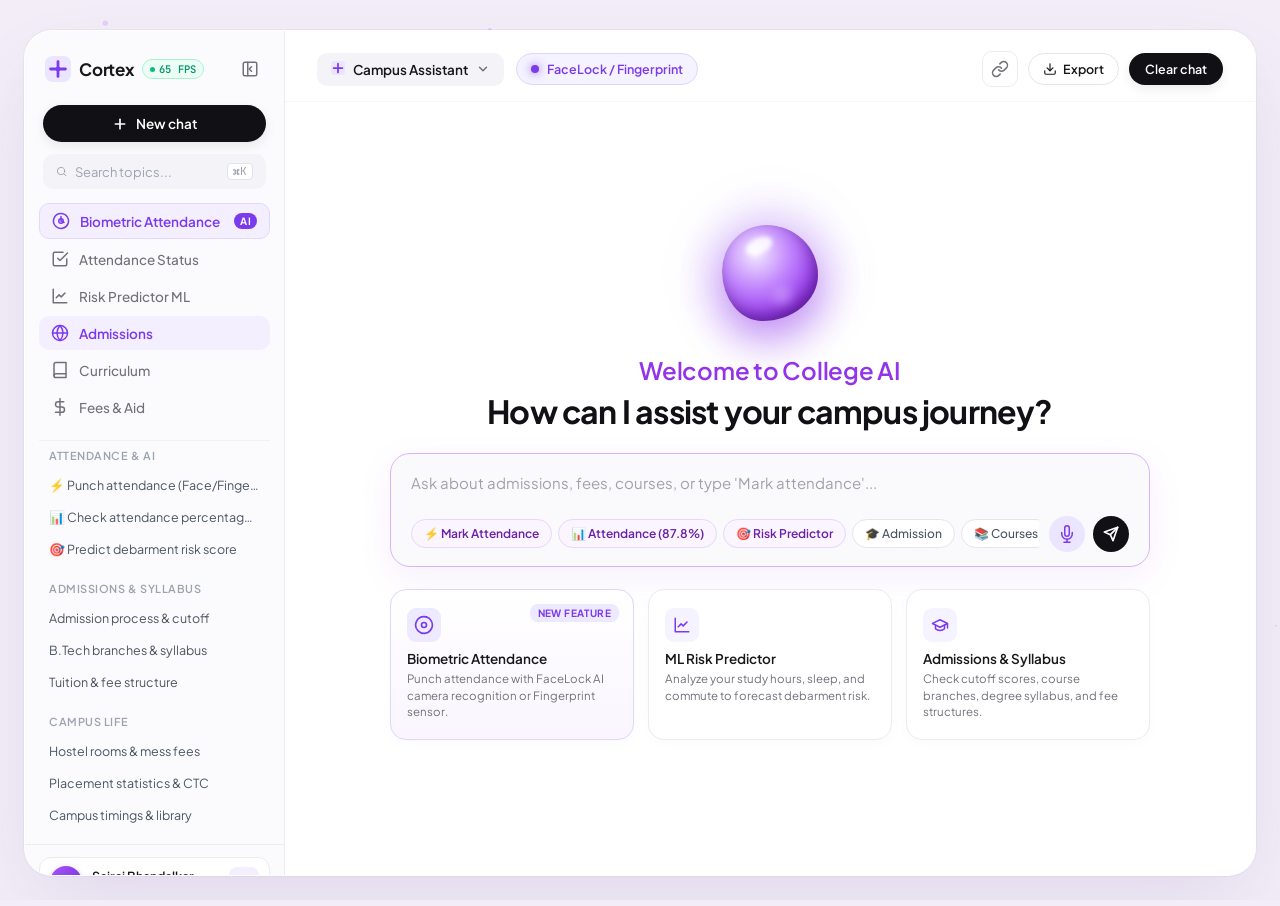
<file: chatbot.html>
<!DOCTYPE html>
<html lang="en">
<head>
    <meta charset="UTF-8">
    <meta name="viewport" content="width=device-width, initial-scale=1.0, maximum-scale=1.0, user-scalable=no, viewport-fit=cover">
    <meta name="theme-color" content="#F3F0F7">
    <title>Cortex • College AI Assistant & Biometric Attendance</title>

    <!-- Open Graph / LinkedIn Meta Tags -->
    <meta property="og:type" content="website">
    <meta property="og:title" content="College AI Chatbot — Intelligent Campus Assistant">
    <meta property="og:description" content="AI campus assistant with Scikit-Learn intent classification, 120Hz neural core, and FaceLock & Fingerprint biometric attendance.">
    <meta property="og:image" content="https://raw.githubusercontent.com/sairajbhandalkar61-ctrl/College-AI-Chatbot/main/screenshots/linkedin_post_showcase.png">
    <meta property="og:image:width" content="1200">
    <meta property="og:image:height" content="675">

    <!-- Twitter Card Meta Tags -->
    <meta name="twitter:card" content="summary_large_image">
    <meta name="twitter:title" content="College AI Chatbot — Intelligent Campus Assistant">
    <meta name="twitter:description" content="AI campus assistant with Scikit-Learn intent classification, 120Hz neural core, and FaceLock & Fingerprint biometric attendance.">
    <meta name="twitter:image" content="https://raw.githubusercontent.com/sairajbhandalkar61-ctrl/College-AI-Chatbot/main/screenshots/linkedin_post_showcase.png">

    <!-- SVG Favicon -->
    <link rel="icon" type="image/svg+xml" href="data:image/svg+xml,<svg xmlns='http://www.w3.org/2000/svg' viewBox='0 0 100 100'><rect width='100' height='100' rx='28' fill='%23ebe5ff'/><path d='M50 24v52M24 50h52' stroke='%237c3aed' stroke-width='14' stroke-linecap='round'/><circle cx='50' cy='50' r='10' fill='%237c3aed'/></svg>">

    <!-- Google Fonts: Plus Jakarta Sans & JetBrains Mono -->
    <link rel="preconnect" href="https://fonts.googleapis.com">
    <link rel="preconnect" href="https://fonts.gstatic.com" crossorigin>
    <link href="https://fonts.googleapis.com/css2?family=Plus+Jakarta+Sans:wght@400;500;600;700;800&family=JetBrains+Mono:wght@400;500;700&display=swap" rel="stylesheet">

    <!-- Stylesheet -->
    <link rel="stylesheet" href="static/styles.css">
</head>
<body class="cortex-body">

    <!-- 120Hz Ambient Canvas Background -->
    <canvas id="ambient-canvas" class="ambient-canvas" aria-hidden="true"></canvas>

    <!-- Outer Presentation Wrapper -->
    <div class="cortex-outer-wrapper">
        <div class="cortex-window-frame" id="window-frame">

            <!-- ===================================================================
                 1. LEFT SIDEBAR (Campus Navigation & Biometric Triggers)
                 =================================================================== -->
            <aside class="sidebar-container" id="sidebar-container">
                
                <!-- Sidebar Header: Brand & Collapse -->
                <div class="sidebar-header">
                    <div class="brand-group" id="brand-home-btn" title="Cortex College AI">
                        <div class="brand-logo-icon">
                            <svg viewBox="0 0 28 28" width="26" height="26" fill="none">
                                <rect width="28" height="28" rx="8" fill="#EBE5FF"/>
                                <path d="M14 6v16M6 14h16" stroke="#7C3AED" stroke-width="3" stroke-linecap="round"/>
                                <circle cx="14" cy="14" r="2.5" fill="#7C3AED"/>
                            </svg>
                        </div>
                        <span class="brand-name">Cortex</span>
                        <span class="fps-badge" id="fps-counter" title="Dynamic Refresh Rate">120 FPS</span>
                    </div>

                    <button class="sidebar-icon-btn" id="sidebar-collapse-btn" aria-label="Toggle Navigation Drawer" title="Toggle Sidebar">
                        <svg viewBox="0 0 24 24" width="18" height="18" fill="none" stroke="currentColor" stroke-width="2" stroke-linecap="round" stroke-linejoin="round">
                            <rect x="3" y="3" width="18" height="18" rx="2" ry="2"></rect>
                            <line x1="9" y1="3" x2="9" y2="21"></line>
                            <path d="m14 9-3 3 3 3"></path>
                        </svg>
                    </button>
                </div>

                <!-- Primary Action: + New Chat -->
                <div class="sidebar-new-chat-box">
                    <button class="new-chat-btn" id="new-chat-btn">
                        <svg viewBox="0 0 24 24" width="16" height="16" fill="none" stroke="currentColor" stroke-width="2.5" stroke-linecap="round" stroke-linejoin="round">
                            <line x1="12" y1="5" x2="12" y2="19"></line>
                            <line x1="5" y1="12" x2="19" y2="12"></line>
                        </svg>
                        <span>New chat</span>
                    </button>
                </div>

                <!-- Search Input Bar with Command Key Hint -->
                <div class="sidebar-search-box">
                    <div class="search-input-wrapper">
                        <svg class="search-icon" viewBox="0 0 24 24" width="15" height="15" fill="none" stroke="currentColor" stroke-width="2" stroke-linecap="round" stroke-linejoin="round">
                            <circle cx="11" cy="11" r="8"></circle>
                            <line x1="21" y1="21" x2="16.65" y2="16.65"></line>
                        </svg>
                        <input type="text" id="sidebar-search-input" placeholder="Search topics..." autocomplete="off" aria-label="Search past topics">
                        <span class="search-kbd-badge">⌘K</span>
                    </div>
                </div>

                <!-- Navigation Links List -->
                <div class="sidebar-nav-scroll">
                    <!-- Quick Topic Shortcuts -->
                    <div class="nav-links-group">
                        <button class="nav-link-item highlight-btn" id="nav-biometrics-btn">
                            <span class="nav-icon">
                                <svg viewBox="0 0 24 24" width="18" height="18" fill="none" stroke="currentColor" stroke-width="2" stroke-linecap="round" stroke-linejoin="round">
                                    <path d="M12 2a10 10 0 0 0-7.07 17.07A10 10 0 1 0 12 2z"></path>
                                    <path d="M12 6v6l4 2"></path>
                                    <circle cx="12" cy="12" r="3"></circle>
                                </svg>
                            </span>
                            <span class="nav-label">Biometric Attendance</span>
                            <span class="live-pill">AI</span>
                        </button>

                        <button class="nav-link-item" id="nav-attendance-status-btn" data-query="What is my attendance?">
                            <span class="nav-icon">
                                <svg viewBox="0 0 24 24" width="18" height="18" fill="none" stroke="currentColor" stroke-width="2" stroke-linecap="round" stroke-linejoin="round">
                                    <path d="M9 11l3 3L22 4"></path>
                                    <path d="M21 12v7a2 2 0 0 1-2 2H5a2 2 0 0 1-2-2V5a2 2 0 0 1 2-2h11"></path>
                                </svg>
                            </span>
                            <span class="nav-label">Attendance Status</span>
                        </button>

                        <button class="nav-link-item" id="nav-predictor-btn" data-query="Predict my attendance risk">
                            <span class="nav-icon">
                                <svg viewBox="0 0 24 24" width="18" height="18" fill="none" stroke="currentColor" stroke-width="2" stroke-linecap="round" stroke-linejoin="round">
                                    <path d="M3 3v18h18"></path>
                                    <path d="M18.7 8l-5.1 5.2-2.8-2.7L7 14.3"></path>
                                </svg>
                            </span>
                            <span class="nav-label">Risk Predictor ML</span>
                        </button>

                        <button class="nav-link-item active" id="nav-all-btn" data-query="What is the admission process and eligibility?">
                            <span class="nav-icon">
                                <svg viewBox="0 0 24 24" width="18" height="18" fill="none" stroke="currentColor" stroke-width="2" stroke-linecap="round" stroke-linejoin="round">
                                    <circle cx="12" cy="12" r="10"></circle>
                                    <line x1="2" y1="12" x2="22" y2="12"></line>
                                    <path d="M12 2a15.3 15.3 0 0 1 4 10 15.3 15.3 0 0 1-4 10 15.3 15.3 0 0 1-4-10 15.3 15.3 0 0 1 4-10z"></path>
                                </svg>
                            </span>
                            <span class="nav-label">Admissions</span>
                        </button>

                        <button class="nav-link-item" id="nav-courses-btn" data-query="What courses and engineering branches are offered?">
                            <span class="nav-icon">
                                <svg viewBox="0 0 24 24" width="18" height="18" fill="none" stroke="currentColor" stroke-width="2" stroke-linecap="round" stroke-linejoin="round">
                                    <path d="M4 19.5A2.5 2.5 0 0 1 6.5 17H20"></path>
                                    <path d="M6.5 2H20v20H6.5A2.5 2.5 0 0 1 4 19.5v-15A2.5 2.5 0 0 1 6.5 2z"></path>
                                </svg>
                            </span>
                            <span class="nav-label">Curriculum</span>
                        </button>

                        <button class="nav-link-item" id="nav-fees-btn" data-query="How much is the college fee and scholarship options?">
                            <span class="nav-icon">
                                <svg viewBox="0 0 24 24" width="18" height="18" fill="none" stroke="currentColor" stroke-width="2" stroke-linecap="round" stroke-linejoin="round">
                                    <line x1="12" y1="1" x2="12" y2="23"></line>
                                    <path d="M17 5H9.5a3.5 3.5 0 0 0 0 7h5a3.5 3.5 0 0 1 0 7H6"></path>
                                </svg>
                            </span>
                            <span class="nav-label">Fees & Aid</span>
                        </button>
                    </div>

                    <!-- Campus Topics Categorized by Relevance -->
                    <div class="history-section" id="history-section">
                        <!-- Biometrics & Academic Inquiries -->
                        <div class="history-group">
                            <div class="history-group-title">Attendance & AI</div>
                            <div class="history-items-list">
                                <button class="history-item" data-query="Mark my attendance today">⚡ Punch attendance (Face/Fingerprint)</button>
                                <button class="history-item" data-query="What is my attendance?">📊 Check attendance percentage (87.5%)</button>
                                <button class="history-item" data-query="Predict my attendance risk">🎯 Predict debarment risk score</button>
                            </div>
                        </div>

                        <!-- Admissions & Academics -->
                        <div class="history-group">
                            <div class="history-group-title">Admissions & Syllabus</div>
                            <div class="history-items-list">
                                <button class="history-item" data-query="What is the admission process and cutoff score?">Admission process & cutoff</button>
                                <button class="history-item" data-query="What engineering branches and courses are offered?">B.Tech branches & syllabus</button>
                                <button class="history-item" data-query="How much is the annual college tuition fee?">Tuition & fee structure</button>
                            </div>
                        </div>

                        <!-- Campus Life -->
                        <div class="history-group">
                            <div class="history-group-title">Campus Life</div>
                            <div class="history-items-list">
                                <button class="history-item" data-query="Does the college provide hostel and mess facilities?">Hostel rooms & mess fees</button>
                                <button class="history-item" data-query="What is the highest placement package and average CTC?">Placement statistics & CTC</button>
                                <button class="history-item" data-query="What are the college timings and library hours?">Campus timings & library</button>
                            </div>
                        </div>
                    </div>
                </div>

                <!-- User Profile Pill (Bottom) -->
                <div class="sidebar-user-footer">
                    <div class="user-profile-card">
                        <div class="user-avatar-wrapper">
                            <div class="user-avatar-circle">
                                <span>SB</span>
                            </div>
                        </div>
                        <div class="user-meta">
                            <span class="user-name">Sairaj Bhandalkar</span>
                            <span class="user-email">ID: SB2026 • 87.8% Attendance</span>
                        </div>
                        <button class="user-action-btn" id="voice-toggle-btn" title="Toggle Voice Readout" aria-label="Toggle voice">
                            <svg viewBox="0 0 24 24" width="16" height="16" fill="none" stroke="currentColor" stroke-width="2" stroke-linecap="round" stroke-linejoin="round">
                                <polygon points="11 5 6 9 2 9 2 15 6 15 11 19 11 5"></polygon>
                                <path d="M19.07 4.93a10 10 0 0 1 0 14.14M15.54 8.46a5 5 0 0 1 0 7.07"></path>
                            </svg>
                        </button>
                    </div>
                </div>
            </aside>

            <!-- ===================================================================
                 2. MAIN VIEWPORT (Right Area)
                 =================================================================== -->
            <main class="cortex-main-viewport">
                
                <!-- Top Navigation Header -->
                <header class="cortex-top-header">
                    <div class="header-left">
                        <!-- Mobile Hamburger Button -->
                        <button class="mobile-menu-btn" id="mobile-menu-btn" aria-label="Open Navigation">
                            <svg viewBox="0 0 24 24" width="22" height="22" fill="none" stroke="currentColor" stroke-width="2" stroke-linecap="round" stroke-linejoin="round">
                                <line x1="3" y1="12" x2="21" y2="12"></line>
                                <line x1="3" y1="6" x2="21" y2="6"></line>
                                <line x1="3" y1="18" x2="21" y2="18"></line>
                            </svg>
                        </button>

                        <!-- Assistant Dropdown Pill -->
                        <div class="cortex-dropdown-wrapper" id="cortex-dropdown-wrapper">
                            <button class="cortex-dropdown-btn" id="cortex-dropdown-btn">
                                <span class="cortex-icon-dot">
                                    <svg viewBox="0 0 16 16" width="14" height="14" fill="none">
                                        <rect width="16" height="16" rx="4" fill="#EBE5FF"/>
                                        <path d="M8 3v10M3 8h10" stroke="#7C3AED" stroke-width="2" stroke-linecap="round"/>
                                    </svg>
                                </span>
                                <span class="cortex-dropdown-label">Campus Assistant</span>
                                <span class="cortex-dropdown-chevron">
                                    <svg viewBox="0 0 24 24" width="14" height="14" fill="none" stroke="currentColor" stroke-width="2.5" stroke-linecap="round" stroke-linejoin="round">
                                        <polyline points="6 9 12 15 18 9"></polyline>
                                    </svg>
                                </span>
                            </button>
                            <div class="cortex-dropdown-menu" id="cortex-dropdown-menu">
                                <button class="cortex-menu-item active" data-model="General">General Campus Query</button>
                                <button class="cortex-menu-item" data-model="Attendance">Attendance & Biometrics</button>
                                <button class="cortex-menu-item" data-model="Admissions">Admissions & Eligibility</button>
                                <button class="cortex-menu-item" data-model="Academics">Academic Syllabus</button>
                                <button class="cortex-menu-item" data-model="Placements">Placements & Recruiters</button>
                            </div>
                        </div>

                        <!-- Biometric Quick Launcher Button -->
                        <button class="header-biometric-badge-btn" id="header-biometrics-btn" title="Open Biometric Attendance Scanner">
                            <span class="bio-pulse-dot"></span>
                            <span>FaceLock / Fingerprint</span>
                        </button>
                    </div>

                    <!-- Right Action Controls -->
                    <div class="header-right">
                        <!-- Quick Share Link Button -->
                        <button class="header-icon-btn" id="top-link-btn" title="Copy Live Website URL" aria-label="Share live link">
                            <svg viewBox="0 0 24 24" width="18" height="18" fill="none" stroke="currentColor" stroke-width="2" stroke-linecap="round" stroke-linejoin="round">
                                <path d="M10 13a5 5 0 0 0 7.54.54l3-3a5 5 0 0 0-7.07-7.07l-1.72 1.71"></path>
                                <path d="M14 11a5 5 0 0 0-7.54-.54l-3 3a5 5 0 0 0 7.07 7.07l1.71-1.71"></path>
                            </svg>
                        </button>

                        <!-- Export Conversation Button -->
                        <button class="header-pill-btn" id="export-chat-btn" title="Export conversation as text file">
                            <svg viewBox="0 0 24 24" width="14" height="14" fill="none" stroke="currentColor" stroke-width="2" stroke-linecap="round" stroke-linejoin="round">
                                <path d="M21 15v4a2 2 0 0 1-2 2H5a2 2 0 0 1-2-2v-4"></path>
                                <polyline points="7 10 12 15 17 10"></polyline>
                                <line x1="12" y1="15" x2="12" y2="3"></line>
                            </svg>
                            <span>Export</span>
                        </button>

                        <!-- Reset / New Session Button -->
                        <button class="header-solid-btn" id="clear-session-btn" title="Clear current session">
                            <span>Clear chat</span>
                        </button>
                    </div>
                </header>

                <!-- Scrollable Main Content Container -->
                <div class="cortex-scroll-container" id="cortex-scroll-container">
                    
                    <!-- LANDING HERO STATE (Greeting, Interactive 120Hz Orb, Cards) -->
                    <div class="cortex-hero-state" id="cortex-hero-state">
                        
                        <!-- Floating 3D Interactive 120Hz Liquid Violet Orb with Sonic Physics -->
                        <div class="liquid-orb-container" id="interactive-orb" aria-label="Interactive AI Core">
                            <div class="liquid-orb-aura" id="orb-aura"></div>
                            <div class="liquid-orb-core" id="orb-core">
                                <div class="orb-specular-light"></div>
                                <div class="orb-specular-swirl"></div>
                                <div class="orb-soundwave" id="orb-soundwave">
                                    <span></span><span></span><span></span><span></span>
                                </div>
                            </div>
                        </div>

                        <!-- Greeting Hero Typography -->
                        <div class="cortex-greeting-box">
                            <h2 class="greeting-pretitle">Welcome to College AI</h2>
                            <h1 class="greeting-maintitle">How can I assist your campus journey?</h1>
                        </div>

                        <!-- Central Input Dock (High Interaction) -->
                        <div class="cortex-input-card">
                            <div class="input-text-area-wrapper">
                                <textarea 
                                    id="cortex-user-input" 
                                    class="cortex-textarea" 
                                    rows="1" 
                                    placeholder="Ask about admissions, fees, courses, or type 'Mark attendance'..." 
                                    autocomplete="off"
                                    autofocus
                                    aria-label="Ask College AI"
                                ></textarea>
                            </div>

                            <!-- Interactive Campus Filter Chips Toolbar -->
                            <div class="input-chips-toolbar">
                                <div class="chips-list">
                                    <button class="filter-chip-btn bio-chip" id="chip-mark-attendance">
                                        <span>⚡ Mark Attendance</span>
                                    </button>
                                    <button class="filter-chip-btn bio-chip" data-query="What is my attendance?">
                                        <span>📊 Attendance (87.8%)</span>
                                    </button>
                                    <button class="filter-chip-btn bio-chip" data-query="Predict my attendance risk">
                                        <span>🎯 Risk Predictor</span>
                                    </button>
                                    <button class="filter-chip-btn" data-query="What is the admission procedure and eligibility?">
                                        <span>🎓 Admission</span>
                                    </button>
                                    <button class="filter-chip-btn" data-query="What are the B.Tech courses and departments?">
                                        <span>📚 Courses</span>
                                    </button>
                                    <button class="filter-chip-btn" data-query="What is the fee structure for engineering?">
                                        <span>💰 Fees</span>
                                    </button>
                                </div>

                                <div class="toolbar-right">
                                    <!-- Circular Lavender Microphone Button -->
                                    <button class="cortex-mic-btn" id="cortex-mic-btn" title="Voice Input (Speech-to-Text)" aria-label="Microphone">
                                        <svg viewBox="0 0 24 24" width="18" height="18" fill="none" stroke="currentColor" stroke-width="2" stroke-linecap="round" stroke-linejoin="round">
                                            <path d="M12 1a3 3 0 0 0-3 3v8a3 3 0 0 0 6 0V4a3 3 0 0 0-3-3z"></path>
                                            <path d="M19 10v2a7 7 0 0 1-14 0v-2"></path>
                                            <line x1="12" y1="19" x2="12" y2="23"></line>
                                            <line x1="8" y1="23" x2="16" y2="23"></line>
                                        </svg>
                                    </button>

                                    <!-- Send Arrow Button -->
                                    <button class="cortex-send-btn" id="cortex-send-btn" title="Send question" aria-label="Send">
                                        <svg viewBox="0 0 24 24" width="16" height="16" fill="none" stroke="currentColor" stroke-width="2.5" stroke-linecap="round" stroke-linejoin="round">
                                            <line x1="22" y1="2" x2="11" y2="13"></line>
                                            <polygon points="22 2 15 22 11 13 2 9 22 2"></polygon>
                                        </svg>
                                    </button>
                                </div>
                            </div>
                        </div>

                        <!-- 3 Purpose-Driven Action Cards -->
                        <div class="cortex-cards-grid">
                            
                            <!-- Card 1: Biometric Attendance Scanner -->
                            <button class="cortex-action-card bio-action-card" id="card-launch-biometrics">
                                <div class="card-icon-bubble bio-bubble">
                                    <svg viewBox="0 0 24 24" width="20" height="20" fill="none" stroke="currentColor" stroke-width="2" stroke-linecap="round" stroke-linejoin="round">
                                        <path d="M12 2a10 10 0 0 0-7.07 17.07A10 10 0 1 0 12 2z"></path>
                                        <circle cx="12" cy="12" r="3"></circle>
                                    </svg>
                                </div>
                                <div class="card-header-badge">NEW FEATURE</div>
                                <h3 class="card-title">Biometric Attendance</h3>
                                <p class="card-subtext">Punch attendance with FaceLock AI camera recognition or Fingerprint sensor.</p>
                            </button>

                            <!-- Card 2: Attendance Risk Prediction (20k dataset) -->
                            <button class="cortex-action-card" id="card-launch-predictor">
                                <div class="card-icon-bubble">
                                    <svg viewBox="0 0 24 24" width="18" height="18" fill="none" stroke="currentColor" stroke-width="2" stroke-linecap="round" stroke-linejoin="round">
                                        <path d="M3 3v18h18"></path>
                                        <path d="M18.7 8l-5.1 5.2-2.8-2.7L7 14.3"></path>
                                    </svg>
                                </div>
                                <h3 class="card-title">ML Risk Predictor</h3>
                                <p class="card-subtext">Analyze your study hours, sleep, and commute to forecast debarment risk.</p>
                            </button>

                            <!-- Card 3: Admissions & Academics -->
                            <button class="cortex-action-card" data-query="What is the admission process and eligibility criteria?">
                                <div class="card-icon-bubble">
                                    <svg viewBox="0 0 24 24" width="18" height="18" fill="none" stroke="currentColor" stroke-width="2" stroke-linecap="round" stroke-linejoin="round">
                                        <path d="M22 10v6M2 10l10-5 10 5-10 5z"></path>
                                        <path d="M6 12v5c3 3 9 3 12 0v-5"></path>
                                    </svg>
                                </div>
                                <h3 class="card-title">Admissions & Syllabus</h3>
                                <p class="card-subtext">Check cutoff scores, course branches, degree syllabus, and fee structures.</p>
                            </button>
                        </div>
                    </div>

                    <!-- ACTIVE CONVERSATION STATE -->
                    <div class="cortex-chat-state" id="cortex-chat-state" style="display: none;">
                        <div class="chat-thread-wrapper" id="chat-thread-wrapper">
                            <!-- Dynamic messages safely injected here -->
                        </div>
                    </div>

                </div>

                <!-- Sleek Minimal Footer Bar -->
                <footer class="cortex-footer-bar">
                    <div class="footer-status-pill">
                        <span class="status-pulse-dot"></span>
                        <span>College AI System Active • FaceLock & Fingerprint Enabled</span>
                    </div>

                    <div class="footer-meta-link">
                        <span>Created by Sairaj Bhandalkar</span>
                    </div>
                </footer>

                <!-- Floating Bottom Input Dock for Conversation View -->
                <div class="conversation-dock-wrapper" id="conversation-dock-wrapper" style="display: none;">
                    <div class="conversation-dock-inner">
                        <input 
                            type="text" 
                            id="conversation-input" 
                            class="conversation-input-field" 
                            placeholder="Ask a follow-up or type 'Mark attendance'..." 
                            autocomplete="off"
                        >
                        <button class="dock-speech-btn" id="dock-speech-btn" title="Voice dictation" aria-label="Voice input">
                            <svg viewBox="0 0 24 24" width="16" height="16" fill="none" stroke="currentColor" stroke-width="2" stroke-linecap="round" stroke-linejoin="round">
                                <path d="M12 1a3 3 0 0 0-3 3v8a3 3 0 0 0 6 0V4a3 3 0 0 0-3-3z"></path>
                                <path d="M19 10v2a7 7 0 0 1-14 0v-2"></path>
                            </svg>
                        </button>
                        <button class="dock-submit-btn" id="dock-submit-btn" title="Send message" aria-label="Send">
                            <svg viewBox="0 0 24 24" width="16" height="16" fill="none" stroke="currentColor" stroke-width="2.5" stroke-linecap="round" stroke-linejoin="round">
                                <line x1="22" y1="2" x2="11" y2="13"></line>
                                <polygon points="22 2 15 22 11 13 2 9 22 2"></polygon>
                            </svg>
                        </button>
                    </div>
                </div>

            </main>
        </div>
    </div>

    <!-- ===================================================================
         3. BIOMETRIC ATTENDANCE SCANNER MODAL (FaceLock & Fingerprint)
         =================================================================== -->
    <div class="biometric-modal-overlay" id="biometric-modal-overlay" style="display: none;">
        <div class="biometric-modal-container">
            
            <!-- Modal Header -->
            <div class="bio-modal-header">
                <div class="bio-modal-title-box">
                    <div class="bio-security-badge">SECURE BIOMETRIC ATTENDANCE</div>
                    <h2 class="bio-modal-title">Campus Attendance Terminal</h2>
                    <p class="bio-modal-subtitle">Student: <strong>Sairaj Bhandalkar (SB2026)</strong> • B.Tech CS</p>
                </div>
                <button class="bio-modal-close-btn" id="close-biometric-btn" aria-label="Close biometric modal">
                    <svg viewBox="0 0 24 24" width="18" height="18" fill="none" stroke="currentColor" stroke-width="2" stroke-linecap="round" stroke-linejoin="round">
                        <line x1="18" y1="6" x2="6" y2="18"></line>
                        <line x1="6" y1="6" x2="18" y2="18"></line>
                    </svg>
                </button>
            </div>

            <!-- Modal Tabs Bar -->
            <div class="bio-tabs-bar">
                <button class="bio-tab-btn active" id="tab-btn-facelock">
                    <svg viewBox="0 0 24 24" width="16" height="16" fill="none" stroke="currentColor" stroke-width="2" stroke-linecap="round" stroke-linejoin="round">
                        <path d="M23 19a2 2 0 0 1-2 2H3a2 2 0 0 1-2-2V8a2 2 0 0 1 2-2h4l2-3h6l2 3h4a2 2 0 0 1 2 2z"></path>
                        <circle cx="12" cy="13" r="4"></circle>
                    </svg>
                    <span>FaceLock AI</span>
                </button>

                <button class="bio-tab-btn" id="tab-btn-fingerprint">
                    <svg viewBox="0 0 24 24" width="16" height="16" fill="none" stroke="currentColor" stroke-width="2" stroke-linecap="round" stroke-linejoin="round">
                        <path d="M12 2a10 10 0 0 0-7.07 17.07A10 10 0 1 0 12 2z"></path>
                        <circle cx="12" cy="12" r="3"></circle>
                    </svg>
                    <span>Fingerprint Sensor</span>
                </button>

                <button class="bio-tab-btn" id="tab-btn-predictor">
                    <svg viewBox="0 0 24 24" width="16" height="16" fill="none" stroke="currentColor" stroke-width="2" stroke-linecap="round" stroke-linejoin="round">
                        <path d="M3 3v18h18"></path>
                        <path d="M18.7 8l-5.1 5.2-2.8-2.7L7 14.3"></path>
                    </svg>
                    <span>Risk Predictor</span>
                </button>

                <button class="bio-tab-btn" id="tab-btn-logs">
                    <svg viewBox="0 0 24 24" width="16" height="16" fill="none" stroke="currentColor" stroke-width="2" stroke-linecap="round" stroke-linejoin="round">
                        <path d="M14 2H6a2 2 0 0 0-2 2v16a2 2 0 0 0 2 2h12a2 2 0 0 0 2-2V8z"></path>
                        <polyline points="14 2 14 8 20 8"></polyline>
                        <line x1="16" y1="13" x2="8" y2="13"></line>
                        <line x1="16" y1="17" x2="8" y2="17"></line>
                    </svg>
                    <span>History & Status</span>
                </button>
            </div>

            <!-- Tab Content Area -->
            <div class="bio-modal-body">
                
                <!-- 1. FACELOCK TAB PANEL -->
                <div class="bio-panel active" id="panel-facelock">
                    <div class="camera-viewport-card">
                        <div class="camera-stream-wrapper">
                            <video id="face-video" autoplay playsinline muted></video>
                            <canvas id="face-canvas" style="display: none;"></canvas>
                            
                            <!-- Scanner HUD Overlay -->
                            <div class="scanner-hud-overlay">
                                <div class="hud-corner top-left"></div>
                                <div class="hud-corner top-right"></div>
                                <div class="hud-corner bottom-left"></div>
                                <div class="hud-corner bottom-right"></div>
                                
                                <div class="scanner-laser-beam" id="scanner-laser-beam"></div>
                                <div class="scanner-target-reticle" id="scanner-target-reticle"></div>
                            </div>

                            <!-- Camera Fallback / Off notice -->
                            <div class="camera-off-overlay" id="camera-off-overlay">
                                <svg viewBox="0 0 24 24" width="48" height="48" fill="none" stroke="currentColor" stroke-width="1.5">
                                    <path d="M23 19a2 2 0 0 1-2 2H3a2 2 0 0 1-2-2V8a2 2 0 0 1 2-2h4l2-3h6l2 3h4a2 2 0 0 1 2 2z"></path>
                                    <line x1="1" y1="1" x2="23" y2="23"></line>
                                </svg>
                                <span>Camera stream inactive</span>
                                <button class="btn-enable-cam" id="btn-start-camera">Enable Camera</button>
                            </div>
                        </div>

                        <div class="camera-status-bar">
                            <div class="status-indicator">
                                <span class="indicator-dot" id="face-indicator-dot"></span>
                                <span class="indicator-text" id="face-status-text">Click "Start Face Scan" to authenticate</span>
                            </div>
                            <span class="match-confidence-badge" id="face-confidence-badge">Match: --%</span>
                        </div>
                    </div>

                    <div class="bio-action-row">
                        <button class="bio-primary-btn" id="btn-capture-face">
                            <svg viewBox="0 0 24 24" width="18" height="18" fill="none" stroke="currentColor" stroke-width="2">
                                <circle cx="12" cy="12" r="10"></circle>
                                <polyline points="12 6 12 12 14 14"></polyline>
                            </svg>
                            <span>Scan Face & Punch Attendance</span>
                        </button>
                    </div>
                </div>

                <!-- 2. FINGERPRINT TAB PANEL -->
                <div class="bio-panel" id="panel-fingerprint" style="display: none;">
                    <div class="fingerprint-sensor-card">
                        <div class="fingerprint-scan-zone" id="fingerprint-scan-zone">
                            <div class="sensor-pulse-ring ring-1"></div>
                            <div class="sensor-pulse-ring ring-2"></div>
                            
                            <div class="fingerprint-icon-wrapper" id="fingerprint-icon-wrapper">
                                <svg viewBox="0 0 24 24" width="70" height="70" fill="none" stroke="currentColor" stroke-width="1.6" stroke-linecap="round">
                                    <path d="M12 2a10 10 0 0 0-6.88 17.23"></path>
                                    <path d="M8.56 5.56A7 7 0 0 1 19 12v3"></path>
                                    <path d="M5.07 12.56a5 5 0 0 1 9.93-1.56v5"></path>
                                    <path d="M12 11a3 3 0 0 0-3 3v4"></path>
                                    <path d="M15 15.5v3.5"></path>
                                    <path d="M9 19.5v.5"></path>
                                </svg>
                            </div>
                        </div>

                        <div class="sensor-meta-info">
                            <div class="sensor-title">Biometric Touch Sensor Ready</div>
                            <p class="sensor-desc">Place your registered finger on your device sensor (Windows Hello, Touch ID, or Android Biometric) or click below.</p>
                            <div class="webauthn-support-pill" id="webauthn-support-pill">
                                <span>🔒 FIDO2 / WebAuthn Hardware Supported</span>
                            </div>
                        </div>
                    </div>

                    <div class="bio-action-row">
                        <button class="bio-primary-btn" id="btn-touch-fingerprint">
                            <svg viewBox="0 0 24 24" width="18" height="18" fill="none" stroke="currentColor" stroke-width="2">
                                <path d="M12 2a10 10 0 0 0-7.07 17.07A10 10 0 1 0 12 2z"></path>
                                <circle cx="12" cy="12" r="3"></circle>
                            </svg>
                            <span>Verify Fingerprint & Log Attendance</span>
                        </button>
                    </div>
                </div>

                <!-- 3. RISK PREDICTOR TAB PANEL (20k Dataset ML Model) -->
                <div class="bio-panel" id="panel-predictor" style="display: none;">
                    <div class="predictor-card">
                        <div class="predictor-header-info">
                            <div class="predictor-badge">SCIKIT-LEARN ML ENGINE • 20,000 TRAINED RECORDS</div>
                            <h3 class="predictor-heading">Attendance Probability & Debarment Risk</h3>
                            <p class="predictor-sub">Adjust your daily routine parameters to forecast your attendance likelihood and receive proactive academic recommendations.</p>
                        </div>

                        <!-- Sliders Form -->
                        <div class="predictor-controls-grid">
                            <div class="control-group">
                                <div class="control-label-row">
                                    <span>Daily Study Hours</span>
                                    <strong id="val-study-hours">4.0 hrs</strong>
                                </div>
                                <input type="range" class="bio-slider" id="input-study-hours" min="0.5" max="10.0" step="0.5" value="4.0">
                            </div>

                            <div class="control-group">
                                <div class="control-label-row">
                                    <span>Night Sleep Hours</span>
                                    <strong id="val-sleep-hours">7.0 hrs</strong>
                                </div>
                                <input type="range" class="bio-slider" id="input-sleep-hours" min="3.0" max="11.0" step="0.5" value="7.0">
                            </div>

                            <div class="control-group">
                                <div class="control-label-row">
                                    <span>Commute / Travel Time</span>
                                    <strong id="val-travel-time">30 mins</strong>
                                </div>
                                <input type="range" class="bio-slider" id="input-travel-time" min="5" max="120" step="5" value="30">
                            </div>

                            <div class="control-group">
                                <div class="control-label-row">
                                    <span>Academic Program</span>
                                </div>
                                <select class="bio-select" id="select-course">
                                    <option value="b.tech" selected>B.Tech Computer Science</option>
                                    <option value="bca">BCA (Applications)</option>
                                    <option value="b.sc">B.Sc Science</option>
                                    <option value="pharmacy">Pharmacy</option>
                                    <option value="bba">BBA Management</option>
                                    <option value="diploma">Diploma Engineering</option>
                                    <option value="nursing">Nursing</option>
                                </select>
                            </div>
                        </div>

                        <div class="predictor-button-row">
                            <button class="bio-secondary-btn" id="btn-calculate-risk">
                                <span>Compute Attendance Probability</span>
                            </button>
                        </div>

                        <!-- Dynamic Predictor Result Card -->
                        <div class="prediction-result-box" id="prediction-result-box" style="display: none;">
                            <div class="result-top-row">
                                <div class="prob-stat">
                                    <span class="prob-num" id="res-prob-val">82.5%</span>
                                    <span class="prob-label">Attendance Probability</span>
                                </div>
                                <div class="risk-badge" id="res-risk-badge">Low Risk (Compliant)</div>
                            </div>
                            <div class="result-details">
                                <p id="res-recommendation-text">Your study and sleep balance strongly favors consistent attendance.</p>
                            </div>
                        </div>
                    </div>
                </div>

                <!-- 4. LOGS & STATUS TAB PANEL -->
                <div class="bio-panel" id="panel-logs" style="display: none;">
                    <div class="attendance-summary-banner">
                        <div class="summary-left">
                            <div class="big-percent" id="summary-rate">87.8%</div>
                            <div class="summary-meta">
                                <strong id="summary-status-tag">Compliant (Above 75% Rule)</strong>
                                <span id="summary-sessions">43 of 49 lectures attended</span>
                            </div>
                        </div>
                        <div class="summary-right">
                            <div class="safe-badge-pill">Eligible for Exams</div>
                        </div>
                    </div>

                    <div class="logs-table-wrapper">
                        <div class="logs-table-header">Verified Biometric Punch Logs</div>
                        <div class="logs-table-body" id="logs-table-body">
                            <!-- Injected dynamically -->
                        </div>
                    </div>
                </div>

            </div>
        </div>
    </div>

    <!-- Mobile Drawer Overlay Backdrop -->
    <div class="sidebar-backdrop" id="sidebar-backdrop"></div>

    <!-- Toast Notification Container -->
    <div class="toast-container" id="toast-container" aria-live="polite"></div>

    <!-- Application Javascript Logic -->
    <script src="static/app.js"></script>
</body>
</html>
</file>
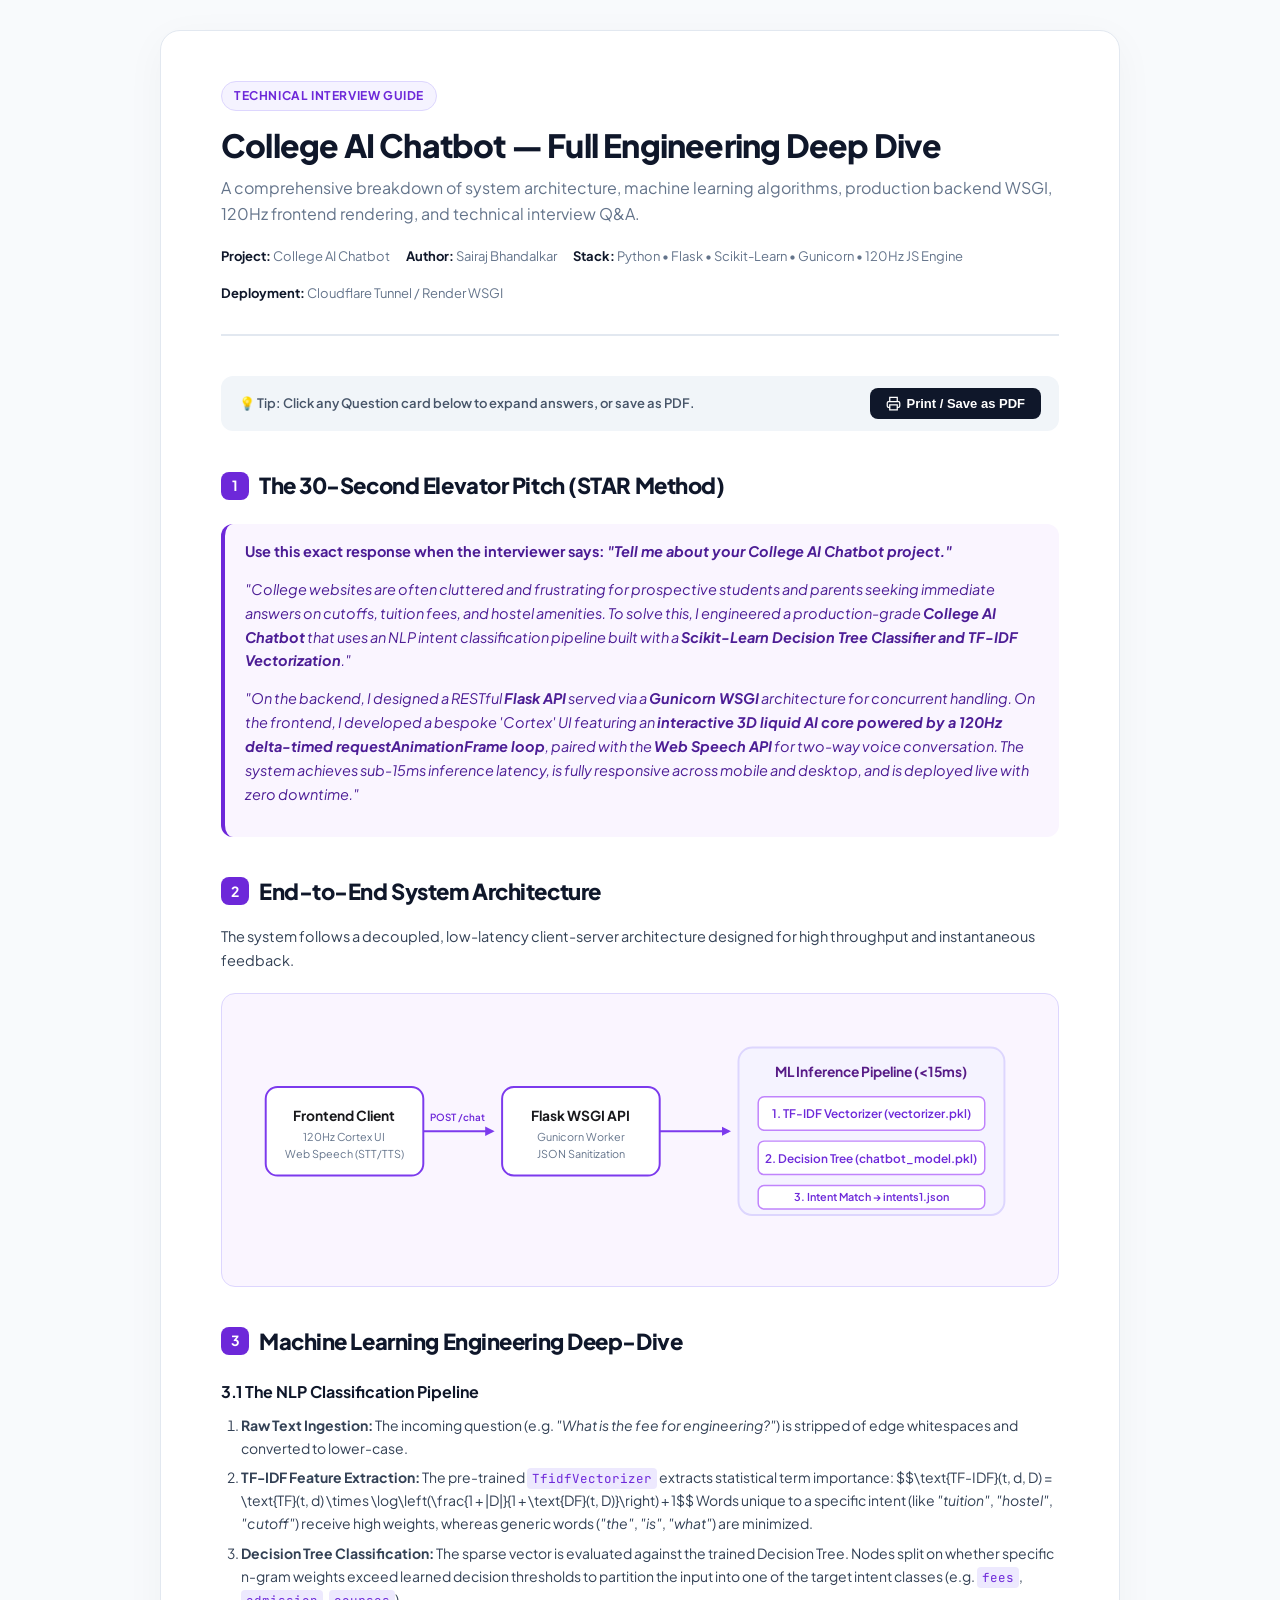
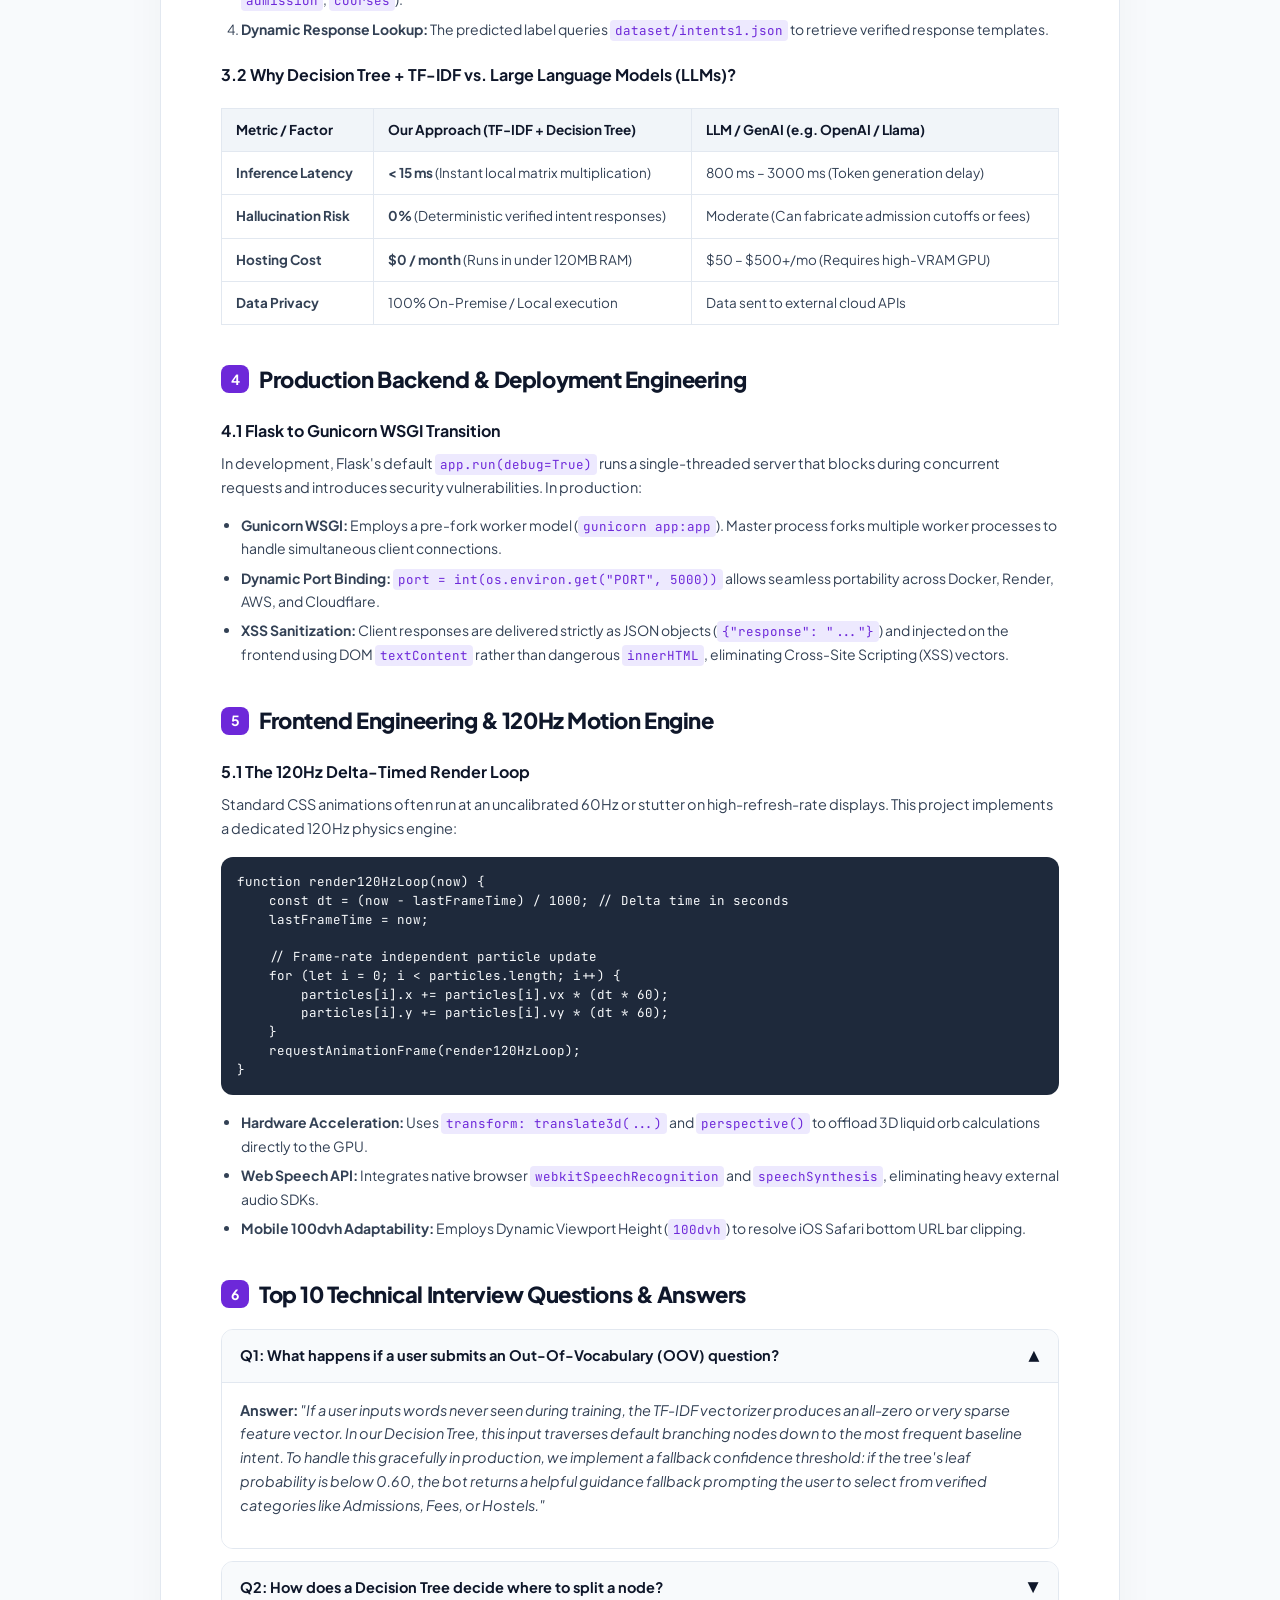
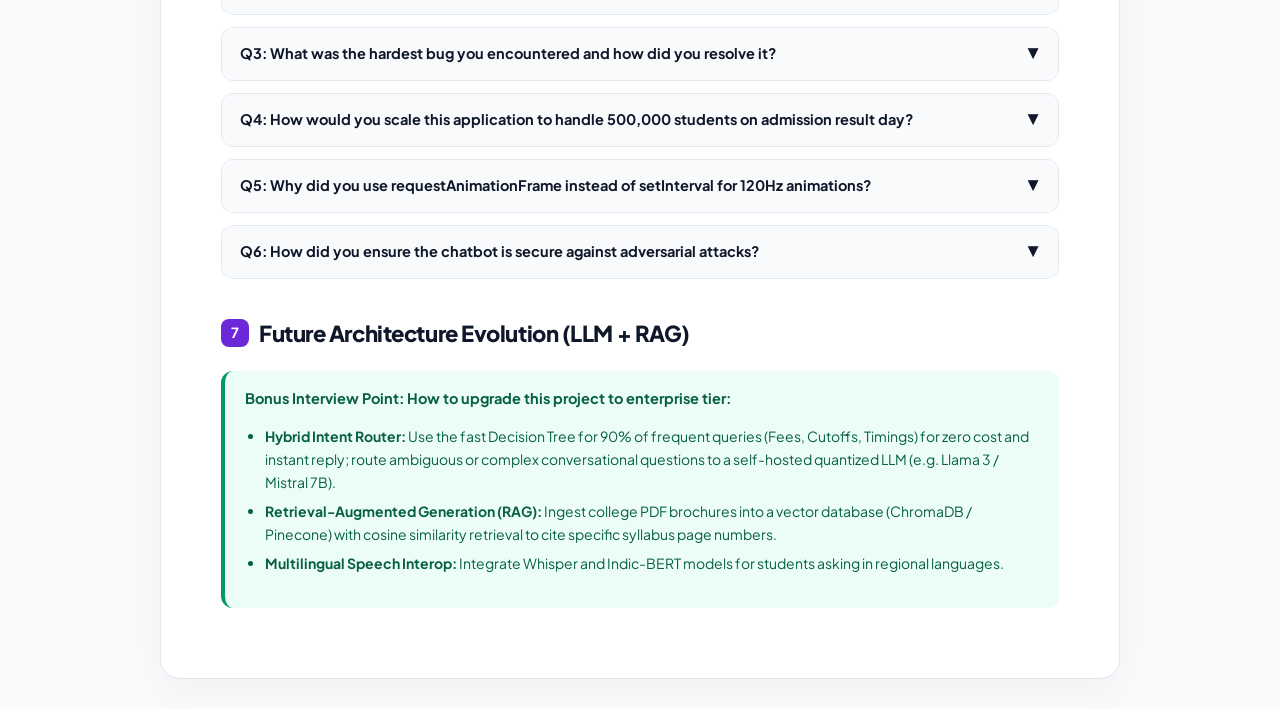
<file: College_AI_Chatbot_Interview_Mastery_Guide.html>
<!DOCTYPE html>
<html lang="en">
<head>
<meta charset="UTF-8">
<meta name="viewport" content="width=device-width, initial-scale=1.0">
<title>College AI Chatbot — Technical Interview Mastery Guide</title>
<link rel="preconnect" href="https://fonts.googleapis.com">
<link rel="preconnect" href="https://fonts.gstatic.com" crossorigin>
<link href="https://fonts.googleapis.com/css2?family=Plus+Jakarta+Sans:wght@400;500;600;700;800&family=JetBrains+Mono:wght@400;500;700&display=swap" rel="stylesheet">
<style>
  :root {
    --primary: #6D28D9;
    --primary-light: #F5F3FF;
    --primary-border: #DDD6FE;
    --dark: #0F172A;
    --text: #334155;
    --text-muted: #64748B;
    --bg: #F8FAFC;
    --card-bg: #FFFFFF;
    --border: #E2E8F0;
    --success: #059669;
    --success-bg: #ECFDF5;
    --warning: #D97706;
    --warning-bg: #FFFBEB;
    --code-bg: #1E293B;
  }

  * { box-sizing: border-box; margin: 0; padding: 0; }
  
  body {
    font-family: 'Plus Jakarta Sans', -apple-system, BlinkMacSystemFont, sans-serif;
    background-color: var(--bg);
    color: var(--text);
    line-height: 1.65;
    padding: 30px 20px;
  }

  .container {
    max-width: 960px;
    margin: 0 auto;
    background: var(--card-bg);
    border-radius: 20px;
    border: 1px solid var(--border);
    box-shadow: 0 10px 40px rgba(0,0,0,0.04);
    padding: 50px 60px;
  }

  /* Header */
  .doc-header {
    border-bottom: 2px solid var(--border);
    padding-bottom: 30px;
    margin-bottom: 40px;
  }
  .doc-badge {
    display: inline-flex;
    align-items: center;
    gap: 6px;
    background: var(--primary-light);
    color: var(--primary);
    border: 1px solid var(--primary-border);
    font-size: 12px;
    font-weight: 700;
    text-transform: uppercase;
    letter-spacing: 0.05em;
    padding: 4px 12px;
    border-radius: 20px;
    margin-bottom: 14px;
  }
  .doc-title {
    font-size: 32px;
    font-weight: 800;
    color: var(--dark);
    letter-spacing: -0.025em;
    line-height: 1.25;
    margin-bottom: 10px;
  }
  .doc-subtitle {
    font-size: 16px;
    color: var(--text-muted);
  }
  .doc-meta {
    display: flex;
    flex-wrap: wrap;
    gap: 16px;
    margin-top: 18px;
    font-size: 13px;
    color: var(--text-muted);
  }
  .doc-meta span strong {
    color: var(--dark);
  }

  /* Interactive Controls */
  .action-bar {
    display: flex;
    justify-content: space-between;
    align-items: center;
    background: #F1F5F9;
    border-radius: 12px;
    padding: 12px 18px;
    margin-bottom: 35px;
  }
  .btn-print {
    background: var(--dark);
    color: #FFFFFF;
    font-size: 13px;
    font-weight: 600;
    border: none;
    border-radius: 8px;
    padding: 8px 16px;
    cursor: pointer;
    display: inline-flex;
    align-items: center;
    gap: 6px;
    transition: all 0.2s ease;
  }
  .btn-print:hover {
    background: #334155;
  }

  /* Section Styles */
  h2 {
    font-size: 22px;
    font-weight: 800;
    color: var(--dark);
    letter-spacing: -0.02em;
    margin: 36px 0 16px 0;
    display: flex;
    align-items: center;
    gap: 10px;
  }
  h2 .num {
    background: var(--primary);
    color: #FFFFFF;
    width: 28px;
    height: 28px;
    border-radius: 8px;
    display: inline-flex;
    align-items: center;
    justify-content: center;
    font-size: 14px;
    font-weight: 700;
  }

  h3 {
    font-size: 16px;
    font-weight: 700;
    color: var(--dark);
    margin: 20px 0 8px 0;
  }

  p { margin-bottom: 14px; font-size: 14.5px; }
  ul, ol { margin-left: 20px; margin-bottom: 16px; font-size: 14px; }
  li { margin-bottom: 6px; }

  /* Callout Boxes */
  .callout {
    border-radius: 12px;
    padding: 16px 20px;
    margin: 20px 0;
    font-size: 14px;
    border-left: 4px solid;
  }
  .callout-star {
    background: #FAF5FF;
    border-color: var(--primary);
    color: #4C1D95;
  }
  .callout-pro {
    background: var(--success-bg);
    border-color: var(--success);
    color: #065F46;
  }
  .callout-warn {
    background: var(--warning-bg);
    border-color: var(--warning);
    color: #92400E;
  }

  /* Code Block */
  pre {
    background: var(--code-bg);
    color: #F8FAFC;
    padding: 16px;
    border-radius: 12px;
    font-family: 'JetBrains Mono', monospace;
    font-size: 12.5px;
    overflow-x: auto;
    margin: 16px 0;
    line-height: 1.5;
  }
  code {
    font-family: 'JetBrains Mono', monospace;
    background: #EDE9FE;
    color: var(--primary);
    padding: 2px 5px;
    border-radius: 4px;
    font-size: 12.5px;
  }
  pre code {
    background: transparent;
    color: inherit;
    padding: 0;
  }

  /* Tables */
  table {
    width: 100%;
    border-collapse: collapse;
    margin: 20px 0;
    font-size: 13.5px;
  }
  th, td {
    border: 1px solid var(--border);
    padding: 10px 14px;
    text-align: left;
  }
  th {
    background: #F1F5F9;
    font-weight: 700;
    color: var(--dark);
  }

  /* Interactive FAQ Accordion */
  .faq-card {
    border: 1px solid var(--border);
    border-radius: 12px;
    margin-bottom: 12px;
    overflow: hidden;
    background: #FFFFFF;
    transition: all 0.2s ease;
  }
  .faq-header {
    padding: 14px 18px;
    font-size: 14.5px;
    font-weight: 700;
    color: var(--dark);
    background: #F8FAFC;
    cursor: pointer;
    display: flex;
    justify-content: space-between;
    align-items: center;
    user-select: none;
  }
  .faq-header:hover {
    background: #F1F5F9;
  }
  .faq-chevron {
    transition: transform 0.2s ease;
  }
  .faq-card.open .faq-chevron {
    transform: rotate(180deg);
  }
  .faq-body {
    padding: 16px 18px;
    font-size: 14px;
    display: none;
    border-top: 1px solid var(--border);
    background: #FFFFFF;
  }
  .faq-card.open .faq-body {
    display: block;
  }

  /* Architecture Diagram SVG styling */
  .arch-box {
    background: #FAF5FF;
    border: 1px solid var(--primary-border);
    border-radius: 14px;
    padding: 24px;
    margin: 20px 0;
    text-align: center;
  }

  /* Print Optimizations */
  @media print {
    body { padding: 0; background: #fff; }
    .container { box-shadow: none; border: none; padding: 0; max-width: 100%; }
    .action-bar { display: none; }
    .faq-body { display: block !important; }
    .faq-chevron { display: none; }
    h2 { page-break-after: avoid; }
    pre, .callout, table { page-break-inside: avoid; }
  }
</style>
</head>
<body>

<div class="container">

  <!-- Document Header -->
  <header class="doc-header">
    <div class="doc-badge">Technical Interview Guide</div>
    <h1 class="doc-title">College AI Chatbot — Full Engineering Deep Dive</h1>
    <p class="doc-subtitle">A comprehensive breakdown of system architecture, machine learning algorithms, production backend WSGI, 120Hz frontend rendering, and technical interview Q&A.</p>
    
    <div class="doc-meta">
      <span><strong>Project:</strong> College AI Chatbot</span>
      <span><strong>Author:</strong> Sairaj Bhandalkar</span>
      <span><strong>Stack:</strong> Python • Flask • Scikit-Learn • Gunicorn • 120Hz JS Engine</span>
      <span><strong>Deployment:</strong> Cloudflare Tunnel / Render WSGI</span>
    </div>
  </header>

  <!-- Interactive Controls Bar -->
  <div class="action-bar">
    <span style="font-size: 13px; font-weight: 600; color: #475569;">💡 Tip: Click any Question card below to expand answers, or save as PDF.</span>
    <button class="btn-print" onclick="window.print()">
      <svg width="15" height="15" fill="none" stroke="currentColor" stroke-width="2" viewBox="0 0 24 24"><path d="M6 9V2h12v7M6 18H4a2 2 0 0 1-2-2v-5a2 2 0 0 1 2-2h16a2 2 0 0 1 2 2v5a2 2 0 0 1-2 2h-2M6 14h12v8H6z"/></svg>
      <span>Print / Save as PDF</span>
    </button>
  </div>

  <!-- SECTION 1 -->
  <h2><span class="num">1</span> The 30-Second Elevator Pitch (STAR Method)</h2>
  
  <div class="callout callout-star">
    <p><strong>Use this exact response when the interviewer says: <em>"Tell me about your College AI Chatbot project."</em></strong></p>
    <p><em>"College websites are often cluttered and frustrating for prospective students and parents seeking immediate answers on cutoffs, tuition fees, and hostel amenities. To solve this, I engineered a production-grade <strong>College AI Chatbot</strong> that uses an NLP intent classification pipeline built with a <strong>Scikit-Learn Decision Tree Classifier and TF-IDF Vectorization</strong>."</em></p>
    <p><em>"On the backend, I designed a RESTful <strong>Flask API</strong> served via a <strong>Gunicorn WSGI</strong> architecture for concurrent handling. On the frontend, I developed a bespoke 'Cortex' UI featuring an <strong>interactive 3D liquid AI core powered by a 120Hz delta-timed requestAnimationFrame loop</strong>, paired with the <strong>Web Speech API</strong> for two-way voice conversation. The system achieves sub-15ms inference latency, is fully responsive across mobile and desktop, and is deployed live with zero downtime."</em></p>
  </div>

  <!-- SECTION 2 -->
  <h2><span class="num">2</span> End-to-End System Architecture</h2>
  
  <p>The system follows a decoupled, low-latency client-server architecture designed for high throughput and instantaneous feedback.</p>

  <div class="arch-box">
    <svg viewBox="0 0 800 240" width="100%" height="auto" xmlns="http://www.w3.org/2000/svg">
      <defs>
        <marker id="arrow" viewBox="0 0 10 10" refX="6" refY="5" markerWidth="6" markerHeight="6" orient="auto-start-reverse">
          <path d="M 0 1 L 8 5 L 0 9 z" fill="#7C3AED"/>
        </marker>
      </defs>
      <!-- Client -->
      <rect x="20" y="70" width="160" height="90" rx="12" fill="#FFFFFF" stroke="#7C3AED" stroke-width="2"/>
      <text x="100" y="105" text-anchor="middle" font-weight="700" font-size="14" fill="#18181B">Frontend Client</text>
      <text x="100" y="125" text-anchor="middle" font-size="11" fill="#64748B">120Hz Cortex UI</text>
      <text x="100" y="142" text-anchor="middle" font-size="11" fill="#64748B">Web Speech (STT/TTS)</text>

      <!-- Arrow 1 -->
      <line x1="180" y1="115" x2="250" y2="115" stroke="#7C3AED" stroke-width="2" marker-end="url(#arrow)"/>
      <text x="215" y="105" text-anchor="middle" font-size="10" fill="#6D28D9" font-weight="600">POST /chat</text>

      <!-- Flask API -->
      <rect x="260" y="70" width="160" height="90" rx="12" fill="#FFFFFF" stroke="#7C3AED" stroke-width="2"/>
      <text x="340" y="105" text-anchor="middle" font-weight="700" font-size="14" fill="#18181B">Flask WSGI API</text>
      <text x="340" y="125" text-anchor="middle" font-size="11" fill="#64748B">Gunicorn Worker</text>
      <text x="340" y="142" text-anchor="middle" font-size="11" fill="#64748B">JSON Sanitization</text>

      <!-- Arrow 2 -->
      <line x1="420" y1="115" x2="490" y2="115" stroke="#7C3AED" stroke-width="2" marker-end="url(#arrow)"/>

      <!-- ML Pipeline -->
      <rect x="500" y="30" width="270" height="170" rx="14" fill="#F5F3FF" stroke="#DDD6FE" stroke-width="2"/>
      <text x="635" y="60" text-anchor="middle" font-weight="700" font-size="14" fill="#581C87">ML Inference Pipeline (&lt;15ms)</text>

      <rect x="520" y="80" width="230" height="34" rx="6" fill="#FFFFFF" stroke="#C084FC" stroke-width="1.5"/>
      <text x="635" y="102" text-anchor="middle" font-size="12" font-weight="600" fill="#6D28D9">1. TF-IDF Vectorizer (vectorizer.pkl)</text>

      <rect x="520" y="125" width="230" height="34" rx="6" fill="#FFFFFF" stroke="#C084FC" stroke-width="1.5"/>
      <text x="635" y="147" text-anchor="middle" font-size="12" font-weight="600" fill="#6D28D9">2. Decision Tree (chatbot_model.pkl)</text>

      <rect x="520" y="170" width="230" height="24" rx="6" fill="#FFFFFF" stroke="#C084FC" stroke-width="1.5"/>
      <text x="635" y="186" text-anchor="middle" font-size="11" font-weight="600" fill="#6D28D9">3. Intent Match &rarr; intents1.json</text>
    </svg>
  </div>

  <!-- SECTION 3 -->
  <h2><span class="num">3</span> Machine Learning Engineering Deep-Dive</h2>

  <h3>3.1 The NLP Classification Pipeline</h3>
  <ol>
    <li><strong>Raw Text Ingestion:</strong> The incoming question (e.g. <em>"What is the fee for engineering?"</em>) is stripped of edge whitespaces and converted to lower-case.</li>
    <li><strong>TF-IDF Feature Extraction:</strong> The pre-trained <code>TfidfVectorizer</code> extracts statistical term importance:
      $$\text{TF-IDF}(t, d, D) = \text{TF}(t, d) \times \log\left(\frac{1 + |D|}{1 + \text{DF}(t, D)}\right) + 1$$
      Words unique to a specific intent (like <em>"tuition"</em>, <em>"hostel"</em>, <em>"cutoff"</em>) receive high weights, whereas generic words (<em>"the"</em>, <em>"is"</em>, <em>"what"</em>) are minimized.
    </li>
    <li><strong>Decision Tree Classification:</strong> The sparse vector is evaluated against the trained Decision Tree. Nodes split on whether specific n-gram weights exceed learned decision thresholds to partition the input into one of the target intent classes (e.g. <code>fees</code>, <code>admission</code>, <code>courses</code>).</li>
    <li><strong>Dynamic Response Lookup:</strong> The predicted label queries <code>dataset/intents1.json</code> to retrieve verified response templates.</li>
  </ol>

  <h3>3.2 Why Decision Tree + TF-IDF vs. Large Language Models (LLMs)?</h3>
  <table>
    <thead>
      <tr>
        <th>Metric / Factor</th>
        <th>Our Approach (TF-IDF + Decision Tree)</th>
        <th>LLM / GenAI (e.g. OpenAI / Llama)</th>
      </tr>
    </thead>
    <tbody>
      <tr>
        <td><strong>Inference Latency</strong></td>
        <td><strong>&lt; 15 ms</strong> (Instant local matrix multiplication)</td>
        <td>800 ms &ndash; 3000 ms (Token generation delay)</td>
      </tr>
      <tr>
        <td><strong>Hallucination Risk</strong></td>
        <td><strong>0%</strong> (Deterministic verified intent responses)</td>
        <td>Moderate (Can fabricate admission cutoffs or fees)</td>
      </tr>
      <tr>
        <td><strong>Hosting Cost</strong></td>
        <td><strong>$0 / month</strong> (Runs in under 120MB RAM)</td>
        <td>$50 &ndash; $500+/mo (Requires high-VRAM GPU)</td>
      </tr>
      <tr>
        <td><strong>Data Privacy</strong></td>
        <td>100% On-Premise / Local execution</td>
        <td>Data sent to external cloud APIs</td>
      </tr>
    </tbody>
  </table>

  <!-- SECTION 4 -->
  <h2><span class="num">4</span> Production Backend & Deployment Engineering</h2>
  
  <h3>4.1 Flask to Gunicorn WSGI Transition</h3>
  <p>In development, Flask's default <code>app.run(debug=True)</code> runs a single-threaded server that blocks during concurrent requests and introduces security vulnerabilities. In production:</p>
  <ul>
    <li><strong>Gunicorn WSGI:</strong> Employs a pre-fork worker model (<code>gunicorn app:app</code>). Master process forks multiple worker processes to handle simultaneous client connections.</li>
    <li><strong>Dynamic Port Binding:</strong> <code>port = int(os.environ.get("PORT", 5000))</code> allows seamless portability across Docker, Render, AWS, and Cloudflare.</li>
    <li><strong>XSS Sanitization:</strong> Client responses are delivered strictly as JSON objects (<code>{"response": "..."}</code>) and injected on the frontend using DOM <code>textContent</code> rather than dangerous <code>innerHTML</code>, eliminating Cross-Site Scripting (XSS) vectors.</li>
  </ul>

  <!-- SECTION 5 -->
  <h2><span class="num">5</span> Frontend Engineering & 120Hz Motion Engine</h2>

  <h3>5.1 The 120Hz Delta-Timed Render Loop</h3>
  <p>Standard CSS animations often run at an uncalibrated 60Hz or stutter on high-refresh-rate displays. This project implements a dedicated 120Hz physics engine:</p>
  <pre><code>function render120HzLoop(now) {
    const dt = (now - lastFrameTime) / 1000; // Delta time in seconds
    lastFrameTime = now;

    // Frame-rate independent particle update
    for (let i = 0; i < particles.length; i++) {
        particles[i].x += particles[i].vx * (dt * 60);
        particles[i].y += particles[i].vy * (dt * 60);
    }
    requestAnimationFrame(render120HzLoop);
}</code></pre>
  <ul>
    <li><strong>Hardware Acceleration:</strong> Uses <code>transform: translate3d(...)</code> and <code>perspective()</code> to offload 3D liquid orb calculations directly to the GPU.</li>
    <li><strong>Web Speech API:</strong> Integrates native browser <code>webkitSpeechRecognition</code> and <code>speechSynthesis</code>, eliminating heavy external audio SDKs.</li>
    <li><strong>Mobile 100dvh Adaptability:</strong> Employs Dynamic Viewport Height (<code>100dvh</code>) to resolve iOS Safari bottom URL bar clipping.</li>
  </ul>

  <!-- SECTION 6 -->
  <h2><span class="num">6</span> Top 10 Technical Interview Questions & Answers</h2>

  <!-- Q1 -->
  <div class="faq-card open">
    <div class="faq-header" onclick="this.parentElement.classList.toggle('open')">
      <span>Q1: What happens if a user submits an Out-Of-Vocabulary (OOV) question?</span>
      <span class="faq-chevron">▼</span>
    </div>
    <div class="faq-body">
      <p><strong>Answer:</strong> <em>"If a user inputs words never seen during training, the TF-IDF vectorizer produces an all-zero or very sparse feature vector. In our Decision Tree, this input traverses default branching nodes down to the most frequent baseline intent. To handle this gracefully in production, we implement a fallback confidence threshold: if the tree's leaf probability is below 0.60, the bot returns a helpful guidance fallback prompting the user to select from verified categories like Admissions, Fees, or Hostels."</em></p>
    </div>
  </div>

  <!-- Q2 -->
  <div class="faq-card">
    <div class="faq-header" onclick="this.parentElement.classList.toggle('open')">
      <span>Q2: How does a Decision Tree decide where to split a node?</span>
      <span class="faq-chevron">▼</span>
    </div>
    <div class="faq-body">
      <p><strong>Answer:</strong> <em>"In Scikit-Learn's DecisionTreeClassifier, splits are selected by minimizing the <strong>Gini Impurity</strong>:
      $$\text{Gini} = 1 - \sum_{i=1}^{C} p_i^2$$
      Where $p_i$ is the probability of class $i$ at that node. At each split, the algorithm evaluates all candidate features (words/n-grams) and thresholds, selecting the one that maximizes information gain (the greatest reduction in impurity between the parent node and weighted children nodes)."</em></p>
    </div>
  </div>

  <!-- Q3 -->
  <div class="faq-card">
    <div class="faq-header" onclick="this.parentElement.classList.toggle('open')">
      <span>Q3: What was the hardest bug you encountered and how did you resolve it?</span>
      <span class="faq-chevron">▼</span>
    </div>
    <div class="faq-body">
      <p><strong>Answer:</strong> <em>"When upgrading the Python runtime from 3.10 to 3.11 with scikit-learn 1.9, the application crashed on unpickling with a <code>ValueError: node array from the pickle has an incompatible dtype</code>. Scikit-learn's underlying C-struct for Decision Tree nodes changed between major versions. Rather than retraining with a mismatched binary or breaking backwards compatibility, I isolated the runtime in a dedicated virtual environment with pinned dependencies (<code>scikit-learn==1.2.1</code>, <code>numpy==1.26.4</code>) and created a standardized <code>requirements.txt</code> with <code>.python-version</code> specification."</em></p>
    </div>
  </div>

  <!-- Q4 -->
  <div class="faq-card">
    <div class="faq-header" onclick="this.parentElement.classList.toggle('open')">
      <span>Q4: How would you scale this application to handle 500,000 students on admission result day?</span>
      <span class="faq-chevron">▼</span>
    </div>
    <div class="faq-body">
      <p><strong>Answer:</strong> <em>"I would adopt a 3-layer scaling strategy:
      <ol>
        <li><strong>Caching Layer (Redis):</strong> Since student queries are heavily repetitive (e.g., 'What is the cutoff?'), I would hash the cleaned input string into Redis. Cached responses return in &lt;1ms without touching Python ML logic.</li>
        <li><strong>Horizontal Pod Autoscaling:</strong> Containerize the Flask service with Docker and deploy behind an NGINX load balancer on Kubernetes (EKS/GKE), scaling worker replicas based on CPU/Request queue depth.</li>
        <li><strong>Edge CDN Caching:</strong> Serve the static frontend (HTML/CSS/JS) via Cloudflare edge CDN with aggressive caching headers, ensuring 95% of traffic never hits our application servers."</em></li>
      </ol></p>
    </div>
  </div>

  <!-- Q5 -->
  <div class="faq-card">
    <div class="faq-header" onclick="this.parentElement.classList.toggle('open')">
      <span>Q5: Why did you use requestAnimationFrame instead of setInterval for 120Hz animations?</span>
      <span class="faq-chevron">▼</span>
    </div>
    <div class="faq-body">
      <p><strong>Answer:</strong> <em>"<code>setInterval</code> and <code>setTimeout</code> run on the JavaScript event loop and ignore the physical screen refresh rate. If set to 8ms (120Hz), they often execute mid-frame or during layout calculations, causing visible stutter (frame jank) and consuming CPU in background tabs. <code>requestAnimationFrame</code> is synchronized directly with the browser's display refresh cycle, pauses automatically when the tab is inactive to save battery, and yields buttery smooth 120 FPS on Apple ProMotion and gaming displays."</em></p>
    </div>
  </div>

  <!-- Q6 -->
  <div class="faq-card">
    <div class="faq-header" onclick="this.parentElement.classList.toggle('open')">
      <span>Q6: How did you ensure the chatbot is secure against adversarial attacks?</span>
      <span class="faq-chevron">▼</span>
    </div>
    <div class="faq-body">
      <p><strong>Answer:</strong> <em>"Because the backend uses intent classification with a static response dictionary rather than an unconstrained generative LLM, it is naturally immune to Prompt Injection or 'Jailbreaking' attacks. For frontend security, every incoming response is rendered via <code>document.createTextNode()</code> and <code>element.textContent</code>, completely preventing Cross-Site Scripting (XSS). Additionally, the Flask API rejects non-JSON payloads and enforces request size caps to prevent denial-of-service attempts."</em></p>
    </div>
  </div>

  <!-- SECTION 7 -->
  <h2><span class="num">7</span> Future Architecture Evolution (LLM + RAG)</h2>
  <div class="callout callout-pro">
    <p><strong>Bonus Interview Point: How to upgrade this project to enterprise tier:</strong></p>
    <ul>
      <li><strong>Hybrid Intent Router:</strong> Use the fast Decision Tree for 90% of frequent queries (Fees, Cutoffs, Timings) for zero cost and instant reply; route ambiguous or complex conversational questions to a self-hosted quantized LLM (e.g. Llama 3 / Mistral 7B).</li>
      <li><strong>Retrieval-Augmented Generation (RAG):</strong> Ingest college PDF brochures into a vector database (ChromaDB / Pinecone) with cosine similarity retrieval to cite specific syllabus page numbers.</li>
      <li><strong>Multilingual Speech Interop:</strong> Integrate Whisper and Indic-BERT models for students asking in regional languages.</li>
    </ul>
  </div>

</div>

<script>
  // Enable interactive accordion toggling
  document.querySelectorAll('.faq-header').forEach(header => {
    header.addEventListener('click', () => {
      header.parentElement.classList.toggle('open');
    });
  });
</script>
</body>
</html>
</file>
<file: static/styles.css>
/* ==========================================================================
   CORTEX • 120Hz HIGH-REFRESH RATE COLLEGE AI DESIGN SYSTEM
   Modern, Interactive, Clutter-Free Campus Experience
   ========================================================================== */

/* 1. CSS VARIABLES & DESIGN TOKENS */
:root {
    --bg-page: #F2EDF7;
    --bg-window: #FFFFFF;
    --bg-sidebar: #FBFBFD;
    --border-sidebar: #ECECF0;
    
    --bg-main: #FFFFFF;
    --bg-input-card: #FAFAFD;
    --border-input-card: #ECECF2;
    
    --cortex-purple: #7C3AED;
    --cortex-purple-hover: #6D28D9;
    --cortex-purple-light: #EBE5FF;
    --cortex-purple-border: #E2D7FE;
    --cortex-purple-glow: rgba(124, 58, 237, 0.25);
    
    --text-primary: #18181B;
    --text-secondary: #71717A;
    --text-muted: #9CA3AF;
    
    --font-main: 'Plus Jakarta Sans', -apple-system, BlinkMacSystemFont, 'Segoe UI', Roboto, sans-serif;
    --font-code: 'JetBrains Mono', monospace;
    
    --radius-window: 28px;
    --radius-card: 20px;
    --radius-pill: 9999px;
    --radius-md: 12px;
}

/* 2. RESET & BASE STYLES */
*, *::before, *::after {
    box-sizing: border-box;
    margin: 0;
    padding: 0;
    -webkit-tap-highlight-color: transparent;
}

html, body {
    width: 100%;
    height: 100%;
    font-family: var(--font-main);
    background-color: var(--bg-page);
    color: var(--text-primary);
    -webkit-font-smoothing: antialiased;
    -moz-osx-font-smoothing: grayscale;
    overflow-x: hidden;
}

/* 120Hz Ambient Canvas Background */
.ambient-canvas {
    position: fixed;
    top: 0;
    left: 0;
    width: 100vw;
    height: 100vh;
    height: 100dvh;
    pointer-events: none;
    z-index: 0;
}

button {
    font-family: inherit;
    border: none;
    background: transparent;
    cursor: pointer;
    color: inherit;
    transition: all 0.16s cubic-bezier(0.16, 1, 0.3, 1);
    touch-action: manipulation;
}

input, textarea {
    font-family: inherit;
    border: none;
    outline: none;
    background: transparent;
    color: var(--text-primary);
}

/* 3. OUTER WRAPPER & WINDOW FRAME */
.cortex-outer-wrapper {
    min-height: 100vh;
    min-height: 100dvh;
    display: flex;
    align-items: center;
    justify-content: center;
    padding: 30px 24px;
    position: relative;
    z-index: 1;
}

.cortex-window-frame {
    width: 100%;
    max-width: 1380px;
    height: min(890px, 94vh);
    background-color: var(--bg-window);
    border-radius: var(--radius-window);
    border: 1px solid rgba(255, 255, 255, 0.9);
    box-shadow: 0 32px 80px -15px rgba(110, 80, 160, 0.14), 0 0 0 1px rgba(0, 0, 0, 0.04);
    display: grid;
    grid-template-columns: 260px 1fr;
    overflow: hidden;
    position: relative;
    backdrop-filter: blur(10px);
}

/* ==========================================================================
   4. LEFT SIDEBAR STYLES
   ========================================================================== */
.sidebar-container {
    background-color: var(--bg-sidebar);
    border-right: 1px solid var(--border-sidebar);
    display: flex;
    flex-direction: column;
    height: 100%;
    user-select: none;
    z-index: 10;
}

/* Sidebar Header */
.sidebar-header {
    display: flex;
    align-items: center;
    justify-content: space-between;
    padding: 22px 18px 14px 20px;
}

.brand-group {
    display: flex;
    align-items: center;
    gap: 8px;
    cursor: pointer;
}

.brand-logo-icon {
    display: flex;
    align-items: center;
    justify-content: center;
}

.brand-name {
    font-size: 17px;
    font-weight: 700;
    letter-spacing: -0.01em;
    color: var(--text-primary);
}

/* Dynamic 120 FPS Badge */
.fps-badge {
    font-size: 10.5px;
    font-family: var(--font-code);
    font-weight: 600;
    padding: 2px 7px;
    background: #ECFDF5;
    color: #059669;
    border: 1px solid #A7F3D0;
    border-radius: 12px;
    letter-spacing: 0.02em;
    display: inline-flex;
    align-items: center;
    gap: 4px;
}

.fps-badge::before {
    content: '';
    display: inline-block;
    width: 5px;
    height: 5px;
    border-radius: 50%;
    background: #10B981;
    animation: fpsDotPulse 1.4s infinite;
}

@keyframes fpsDotPulse {
    0%, 100% { opacity: 1; transform: scale(1); }
    50% { opacity: 0.4; transform: scale(0.8); }
}

.sidebar-icon-btn {
    width: 32px;
    height: 32px;
    border-radius: 8px;
    display: flex;
    align-items: center;
    justify-content: center;
    color: var(--text-secondary);
    transition: all 0.15s ease;
}

.sidebar-icon-btn:hover {
    color: var(--text-primary);
    background: rgba(0, 0, 0, 0.05);
}

/* + New Chat Button */
.sidebar-new-chat-box {
    padding: 6px 18px 12px 18px;
}

.new-chat-btn {
    width: 100%;
    background-color: #111115;
    color: #FFFFFF;
    font-size: 13.5px;
    font-weight: 600;
    display: flex;
    align-items: center;
    justify-content: center;
    gap: 8px;
    padding: 10px 16px;
    border-radius: var(--radius-pill);
    box-shadow: 0 4px 12px rgba(0, 0, 0, 0.08);
    transition: transform 0.15s ease, background-color 0.15s ease;
}

.new-chat-btn:hover {
    background-color: #26262B;
    transform: translateY(-1px);
}

.new-chat-btn:active {
    transform: translateY(0);
}

/* Search Box */
.sidebar-search-box {
    padding: 0 18px 14px 18px;
}

.search-input-wrapper {
    display: flex;
    align-items: center;
    gap: 8px;
    background: #F4F4F8;
    border: 1px solid transparent;
    border-radius: 10px;
    padding: 8px 12px;
    transition: all 0.18s ease;
}

.search-input-wrapper:focus-within {
    background: #FFFFFF;
    border-color: #DDD6FE;
    box-shadow: 0 0 0 2px rgba(124, 58, 237, 0.12);
}

.search-icon {
    color: var(--text-muted);
}

#sidebar-search-input {
    width: 100%;
    font-size: 13px;
    color: var(--text-primary);
}

#sidebar-search-input::placeholder {
    color: var(--text-muted);
}

.search-kbd-badge {
    font-size: 11px;
    font-family: var(--font-code);
    background: #FFFFFF;
    border: 1px solid #E2E2E8;
    color: var(--text-muted);
    border-radius: 4px;
    padding: 2px 5px;
    line-height: 1;
}

/* Nav Scroll Container */
.sidebar-nav-scroll {
    flex: 1;
    overflow-y: auto;
    padding: 0 14px 14px 14px;
    display: flex;
    flex-direction: column;
    gap: 16px;
}

.sidebar-nav-scroll::-webkit-scrollbar {
    width: 4px;
}

.sidebar-nav-scroll::-webkit-scrollbar-thumb {
    background: rgba(0, 0, 0, 0.08);
    border-radius: 4px;
}

/* Nav Links Group */
.nav-links-group {
    display: flex;
    flex-direction: column;
    gap: 3px;
}

.nav-link-item {
    display: flex;
    align-items: center;
    gap: 10px;
    padding: 8px 12px;
    border-radius: 10px;
    color: var(--text-secondary);
    font-size: 13.5px;
    font-weight: 500;
    transition: all 0.15s ease;
    text-align: left;
    width: 100%;
}

.nav-link-item:hover {
    background: #F4F4F8;
    color: var(--text-primary);
}

.nav-link-item.active {
    background: #F3EFFF;
    color: var(--cortex-purple);
    font-weight: 600;
}

.nav-link-item .nav-icon {
    display: flex;
    align-items: center;
    justify-content: center;
}

/* History Section */
.history-section {
    display: flex;
    flex-direction: column;
    gap: 14px;
    padding-top: 4px;
    border-top: 1px solid #F1F1F4;
}

.history-group {
    display: flex;
    flex-direction: column;
    gap: 4px;
}

.history-group-title {
    font-size: 11px;
    font-weight: 600;
    text-transform: uppercase;
    letter-spacing: 0.05em;
    color: var(--text-muted);
    padding: 4px 10px;
}

.history-items-list {
    display: flex;
    flex-direction: column;
    gap: 2px;
}

.history-item {
    padding: 7px 10px;
    border-radius: 8px;
    font-size: 12.5px;
    color: #4B5563;
    text-align: left;
    white-space: nowrap;
    overflow: hidden;
    text-overflow: ellipsis;
    transition: all 0.15s ease;
    width: 100%;
}

.history-item:hover {
    background: #F4F4F8;
    color: var(--text-primary);
}

/* User Profile Footer */
.sidebar-user-footer {
    padding: 12px 14px 16px 14px;
    border-top: 1px solid var(--border-sidebar);
    background: var(--bg-sidebar);
}

.user-profile-card {
    display: flex;
    align-items: center;
    gap: 10px;
    padding: 8px 10px;
    border-radius: 12px;
    background: #FFFFFF;
    border: 1px solid #ECECF0;
}

.user-avatar-circle {
    width: 32px;
    height: 32px;
    border-radius: 50%;
    background: linear-gradient(135deg, #A855F7, #6D28D9);
    color: #FFFFFF;
    font-size: 11px;
    font-weight: 700;
    display: flex;
    align-items: center;
    justify-content: center;
    box-shadow: 0 2px 6px rgba(109, 40, 217, 0.25);
}

.user-meta {
    flex: 1;
    min-width: 0;
    display: flex;
    flex-direction: column;
}

.user-name {
    font-size: 12.5px;
    font-weight: 600;
    color: var(--text-primary);
    white-space: nowrap;
    overflow: hidden;
    text-overflow: ellipsis;
}

.user-email {
    font-size: 10.5px;
    color: var(--text-secondary);
    white-space: nowrap;
    overflow: hidden;
    text-overflow: ellipsis;
}

.user-action-btn {
    width: 30px;
    height: 30px;
    display: flex;
    align-items: center;
    justify-content: center;
    color: var(--cortex-purple);
    border-radius: 8px;
    background: #F3EFFF;
    transition: all 0.15s ease;
}

.user-action-btn:hover {
    background: #EBE5FF;
    transform: scale(1.05);
}

/* ==========================================================================
   5. MAIN VIEWPORT STYLES
   ========================================================================== */
.cortex-main-viewport {
    background-color: var(--bg-main);
    display: flex;
    flex-direction: column;
    height: 100%;
    position: relative;
    overflow: hidden;
}

/* Top Navigation Header */
.cortex-top-header {
    display: flex;
    align-items: center;
    justify-content: space-between;
    padding: 20px 32px 14px 32px;
    z-index: 5;
    position: relative;
    border-bottom: 1px solid rgba(0, 0, 0, 0.03);
}

.header-left {
    display: flex;
    align-items: center;
    gap: 12px;
}

.mobile-menu-btn {
    display: none;
    width: 38px;
    height: 38px;
    border-radius: 10px;
    align-items: center;
    justify-content: center;
    background: #F4F4F8;
    color: var(--text-primary);
    transition: background 0.15s ease;
}

.mobile-menu-btn:active {
    background: #E5E5EB;
}

/* Dropdown Pill */
.cortex-dropdown-wrapper {
    position: relative;
}

.cortex-dropdown-btn {
    display: flex;
    align-items: center;
    gap: 8px;
    background: #F4F4F8;
    border-radius: 10px;
    padding: 8px 14px;
    color: var(--text-primary);
    transition: background 0.15s ease;
}

.cortex-dropdown-btn:hover {
    background: #EBEBEF;
}

.cortex-dropdown-label {
    font-size: 13.5px;
    font-weight: 600;
}

.cortex-dropdown-chevron {
    display: flex;
    align-items: center;
    color: var(--text-secondary);
}

.cortex-dropdown-menu {
    position: absolute;
    top: calc(100% + 6px);
    left: 0;
    background: #FFFFFF;
    border: 1px solid #ECECF0;
    border-radius: 12px;
    padding: 6px;
    min-width: 190px;
    box-shadow: 0 10px 28px rgba(0, 0, 0, 0.08);
    display: none;
    flex-direction: column;
    gap: 4px;
    z-index: 30;
}

.cortex-dropdown-wrapper.open .cortex-dropdown-menu {
    display: flex;
}

.cortex-menu-item {
    font-size: 13px;
    color: var(--text-primary);
    padding: 8px 12px;
    border-radius: 8px;
    text-align: left;
    transition: all 0.15s ease;
}

.cortex-menu-item:hover, .cortex-menu-item.active {
    background: #F5F3FF;
    color: var(--cortex-purple);
}

/* Header Right Controls */
.header-right {
    display: flex;
    align-items: center;
    gap: 10px;
}

.header-icon-btn {
    width: 36px;
    height: 36px;
    border-radius: 10px;
    display: flex;
    align-items: center;
    justify-content: center;
    color: var(--text-secondary);
    border: 1px solid #ECECF0;
    transition: all 0.15s ease;
}

.header-icon-btn:hover {
    color: var(--cortex-purple);
    border-color: #DDD6FE;
    background: #F5F3FF;
}

.header-pill-btn {
    display: flex;
    align-items: center;
    gap: 6px;
    border: 1px solid #E4E4EA;
    border-radius: 20px;
    padding: 7px 14px;
    font-size: 12.5px;
    font-weight: 600;
    color: var(--text-primary);
    transition: all 0.15s ease;
}

.header-pill-btn:hover {
    background: #F4F4F8;
}

.header-solid-btn {
    background-color: #111115;
    color: #FFFFFF;
    border-radius: 20px;
    padding: 8px 16px;
    font-size: 12.5px;
    font-weight: 600;
    box-shadow: 0 4px 12px rgba(0, 0, 0, 0.08);
    transition: all 0.15s ease;
}

.header-solid-btn:hover {
    background-color: #272730;
    transform: translateY(-1px);
}

/* Scroll Container */
.cortex-scroll-container {
    flex: 1;
    overflow-y: auto;
    padding: 20px 32px 30px 32px;
    display: flex;
    flex-direction: column;
    -webkit-overflow-scrolling: touch;
}

.cortex-scroll-container::-webkit-scrollbar {
    width: 6px;
}

.cortex-scroll-container::-webkit-scrollbar-thumb {
    background: rgba(0, 0, 0, 0.1);
    border-radius: 6px;
}

/* ==========================================================================
   6. HERO LANDING STATE (120Hz Liquid Orb, Greetings, Chips, Cards)
   ========================================================================== */
.cortex-hero-state {
    display: flex;
    flex-direction: column;
    align-items: center;
    max-width: 820px;
    width: 100%;
    margin: auto auto;
    padding-bottom: 20px;
    gap: 22px;
}

/* 120Hz Interactive Liquid Violet Orb */
.liquid-orb-container {
    position: relative;
    width: 120px;
    height: 120px;
    display: flex;
    align-items: center;
    justify-content: center;
    cursor: pointer;
    perspective: 600px;
    will-change: transform;
}

.liquid-orb-aura {
    position: absolute;
    inset: -18px;
    background: radial-gradient(circle, rgba(168, 85, 247, 0.4) 0%, rgba(124, 58, 237, 0.15) 50%, transparent 75%);
    filter: blur(18px);
    border-radius: 50%;
    transition: transform 0.2s cubic-bezier(0.16, 1, 0.3, 1);
}

.liquid-orb-core {
    width: 96px;
    height: 96px;
    border-radius: 46% 54% 58% 42% / 48% 52% 48% 52%;
    background: radial-gradient(circle at 35% 30%, #F3E8FF 0%, #C084FC 38%, #9333EA 72%, #581C87 100%);
    box-shadow: 0 18px 40px rgba(147, 51, 234, 0.45), inset -4px -6px 14px rgba(0, 0, 0, 0.3);
    position: relative;
    animation: orbMorph120Hz 6.5s ease-in-out infinite alternate;
    transition: transform 0.12s cubic-bezier(0.16, 1, 0.3, 1);
    will-change: transform, border-radius;
}

.orb-specular-light {
    position: absolute;
    top: 14%;
    left: 24%;
    width: 28px;
    height: 16px;
    border-radius: 50%;
    background: rgba(255, 255, 255, 0.85);
    filter: blur(2px);
    transform: rotate(-25deg);
}

.orb-specular-swirl {
    position: absolute;
    bottom: 16%;
    right: 20%;
    width: 34px;
    height: 22px;
    border-radius: 50%;
    background: radial-gradient(circle, rgba(216, 180, 254, 0.6) 0%, transparent 70%);
    filter: blur(4px);
}

/* Sound Wave Equalizer inside Orb */
.orb-soundwave {
    position: absolute;
    inset: 0;
    display: flex;
    align-items: center;
    justify-content: center;
    gap: 4px;
    opacity: 0;
    transform: scale(0.85);
    transition: opacity 0.2s ease, transform 0.2s ease;
    pointer-events: none;
}

.orb-soundwave span {
    width: 3px;
    height: 16px;
    background: #FFFFFF;
    border-radius: 3px;
    box-shadow: 0 0 8px rgba(255, 255, 255, 0.8);
    animation: orbWaveDance 0.8s infinite ease-in-out alternate;
}

.orb-soundwave span:nth-child(1) { animation-delay: 0.1s; height: 12px; }
.orb-soundwave span:nth-child(2) { animation-delay: 0.3s; height: 22px; }
.orb-soundwave span:nth-child(3) { animation-delay: 0.2s; height: 18px; }
.orb-soundwave span:nth-child(4) { animation-delay: 0.4s; height: 14px; }

.liquid-orb-container.speaking .orb-soundwave,
.liquid-orb-container.listening .orb-soundwave {
    opacity: 1;
    transform: scale(1);
}

@keyframes orbWaveDance {
    0% { transform: scaleY(0.4); }
    100% { transform: scaleY(1.3); }
}

@keyframes orbMorph120Hz {
    0% {
        border-radius: 46% 54% 58% 42% / 48% 52% 48% 52%;
        transform: rotate(0deg) scale(1);
    }
    50% {
        border-radius: 55% 45% 42% 58% / 54% 46% 54% 46%;
        transform: rotate(60deg) scale(1.05);
    }
    100% {
        border-radius: 50% 50% 46% 54% / 44% 56% 44% 56%;
        transform: rotate(120deg) scale(0.98);
    }
}

/* Greeting Hero Typography */
.cortex-greeting-box {
    text-align: center;
    display: flex;
    flex-direction: column;
    gap: 6px;
}

.greeting-pretitle {
    font-size: 24px;
    font-weight: 600;
    color: #9333EA;
    letter-spacing: -0.01em;
}

.greeting-maintitle {
    font-size: 32px;
    font-weight: 700;
    color: #111115;
    letter-spacing: -0.025em;
}

/* Central Input Card */
.cortex-input-card {
    width: 100%;
    max-width: 760px;
    background-color: var(--bg-input-card);
    border: 1px solid var(--border-input-card);
    border-radius: var(--radius-card);
    padding: 18px 20px 14px 20px;
    display: flex;
    flex-direction: column;
    gap: 14px;
    box-shadow: 0 8px 30px rgba(0, 0, 0, 0.03);
    transition: border-color 0.2s ease, box-shadow 0.2s ease;
}

.cortex-input-card:focus-within {
    border-color: #D8B4FE;
    box-shadow: 0 10px 36px rgba(147, 51, 234, 0.08);
}

.input-text-area-wrapper {
    width: 100%;
}

.cortex-textarea {
    width: 100%;
    resize: none;
    font-size: 15px;
    color: var(--text-primary);
    line-height: 1.5;
    min-height: 26px;
}

.cortex-textarea::placeholder {
    color: #A1A1AA;
}

/* Interactive Campus Filter Chips Toolbar */
.input-chips-toolbar {
    display: flex;
    align-items: center;
    justify-content: space-between;
    gap: 10px;
    width: 100%;
}

.chips-list {
    display: flex;
    align-items: center;
    gap: 6px;
    overflow-x: auto;
    padding: 2px 0;
    flex: 1;
    min-width: 0;
    -webkit-overflow-scrolling: touch;
}

.chips-list::-webkit-scrollbar {
    display: none;
}

.filter-chip-btn {
    display: flex;
    align-items: center;
    gap: 5px;
    background: #FFFFFF;
    border: 1px solid #E4E4EA;
    border-radius: 20px;
    padding: 6px 12px;
    font-size: 12px;
    font-weight: 500;
    color: #4B5563;
    white-space: nowrap;
    transition: all 0.15s ease;
}

.filter-chip-btn:hover {
    background: #F3EFFF;
    border-color: #DDD6FE;
    color: var(--cortex-purple);
    transform: translateY(-1px);
}

.toolbar-right {
    display: flex;
    align-items: center;
    gap: 8px;
    flex-shrink: 0;
}

/* Microphone Button */
.cortex-mic-btn {
    width: 36px;
    height: 36px;
    border-radius: 50%;
    background: var(--cortex-purple-light);
    color: var(--cortex-purple);
    display: flex;
    align-items: center;
    justify-content: center;
    transition: all 0.18s ease;
}

.cortex-mic-btn:hover {
    background: #DDD4FE;
    transform: scale(1.06);
}

.cortex-mic-btn.listening {
    background: #FEE2E2;
    color: #EF4444;
    animation: micListeningPulse 1s infinite alternate;
}

@keyframes micListeningPulse {
    from { transform: scale(1); }
    to { transform: scale(1.15); }
}

/* Send Button */
.cortex-send-btn {
    width: 36px;
    height: 36px;
    border-radius: 50%;
    background: #111115;
    color: #FFFFFF;
    display: flex;
    align-items: center;
    justify-content: center;
    transition: all 0.18s ease;
}

.cortex-send-btn:hover {
    background: #272730;
    transform: scale(1.06);
}

/* 3 Quick Action Cards Grid */
.cortex-cards-grid {
    display: grid;
    grid-template-columns: repeat(3, 1fr);
    gap: 14px;
    width: 100%;
    max-width: 760px;
}

.cortex-action-card {
    background: #FFFFFF;
    border: 1px solid #ECECF0;
    border-radius: 16px;
    padding: 18px 16px;
    text-align: left;
    box-shadow: 0 4px 16px rgba(0, 0, 0, 0.02);
    display: flex;
    flex-direction: column;
    gap: 4px;
    transition: all 0.2s cubic-bezier(0.16, 1, 0.3, 1);
}

.cortex-action-card:hover {
    border-color: #DDD6FE;
    transform: translateY(-2px);
    box-shadow: 0 8px 24px rgba(124, 58, 237, 0.08);
}

.card-icon-bubble {
    width: 34px;
    height: 34px;
    border-radius: 9px;
    background: #F5F3FF;
    color: var(--cortex-purple);
    display: flex;
    align-items: center;
    justify-content: center;
    margin-bottom: 4px;
}

.card-title {
    font-size: 13.5px;
    font-weight: 600;
    color: var(--text-primary);
}

.card-subtext {
    font-size: 11.5px;
    color: var(--text-secondary);
    line-height: 1.45;
}

/* ==========================================================================
   7. ACTIVE CONVERSATION STATE (Typewriter & Follow-ups)
   ========================================================================== */
.cortex-chat-state {
    width: 100%;
    max-width: 800px;
    margin: 0 auto;
    padding-bottom: 95px;
}

.chat-thread-wrapper {
    display: flex;
    flex-direction: column;
    gap: 20px;
}

.chat-msg-row {
    width: 100%;
    display: flex;
}

.user-msg-row {
    justify-content: flex-end;
}

.user-chat-bubble {
    background-color: #111115;
    color: #FFFFFF;
    font-size: 14px;
    line-height: 1.5;
    padding: 12px 20px;
    border-radius: 18px 18px 4px 18px;
    max-width: 75%;
    word-break: break-word;
    box-shadow: 0 4px 14px rgba(0, 0, 0, 0.12);
}

.ai-msg-row {
    justify-content: flex-start;
}

.ai-chat-card {
    background-color: var(--bg-input-card);
    border: 1px solid var(--border-input-card);
    border-radius: 18px;
    padding: 18px 22px;
    max-width: 760px;
    width: 100%;
    display: flex;
    flex-direction: column;
    gap: 12px;
    box-shadow: 0 6px 20px rgba(0, 0, 0, 0.02);
}

.ai-msg-text {
    font-size: 14px;
    color: var(--text-primary);
    line-height: 1.6;
    word-break: break-word;
}

/* Streaming Typewriter Cursor */
.streaming-cursor {
    display: inline-block;
    width: 3px;
    height: 1.1em;
    background: var(--cortex-purple);
    margin-left: 3px;
    vertical-align: text-bottom;
    animation: cursorBlink 0.75s infinite;
}

@keyframes cursorBlink {
    0%, 100% { opacity: 1; }
    50% { opacity: 0; }
}

/* Follow-up Suggestion Chips under AI message */
.ai-followups-box {
    display: flex;
    flex-wrap: wrap;
    align-items: center;
    gap: 8px;
    padding-top: 6px;
    border-top: 1px solid rgba(0, 0, 0, 0.04);
}

.ai-followup-title {
    font-size: 11px;
    font-weight: 600;
    color: var(--text-muted);
    text-transform: uppercase;
    letter-spacing: 0.04em;
    margin-right: 4px;
}

.ai-followup-chip {
    background: #FFFFFF;
    border: 1px solid #E2D7FE;
    color: var(--cortex-purple);
    font-size: 11.5px;
    font-weight: 500;
    padding: 4px 11px;
    border-radius: 14px;
    transition: all 0.15s ease;
}

.ai-followup-chip:hover {
    background: #F3EFFF;
    border-color: #C084FC;
    transform: translateY(-1px);
}

/* Actions Row */
.ai-msg-actions {
    display: flex;
    align-items: center;
    justify-content: flex-end;
    gap: 6px;
    padding-top: 4px;
}

.ai-action-icon-btn {
    width: 30px;
    height: 30px;
    border-radius: 7px;
    display: flex;
    align-items: center;
    justify-content: center;
    color: var(--text-secondary);
    transition: all 0.15s ease;
}

.ai-action-icon-btn:hover {
    color: var(--text-primary);
    background: rgba(0, 0, 0, 0.05);
}

.ai-action-icon-btn.active {
    color: var(--cortex-purple);
}

.ai-action-icon-btn.copied {
    color: #059669;
    background: #ECFDF5;
}

/* ==========================================================================
   8. FOOTER BAR
   ========================================================================== */
.cortex-footer-bar {
    display: flex;
    align-items: center;
    justify-content: space-between;
    padding: 12px 32px 14px 32px;
    background: #FFFFFF;
    border-top: 1px solid rgba(0, 0, 0, 0.04);
    z-index: 5;
    position: relative;
}

.footer-status-pill {
    display: flex;
    align-items: center;
    gap: 8px;
    font-size: 12px;
    color: var(--text-secondary);
}

.status-pulse-dot {
    width: 7px;
    height: 7px;
    border-radius: 50%;
    background: #10B981;
    box-shadow: 0 0 8px rgba(16, 185, 129, 0.6);
    animation: statusBlink 2s infinite ease-in-out;
}

@keyframes statusBlink {
    0%, 100% { opacity: 1; transform: scale(1); }
    50% { opacity: 0.5; transform: scale(0.85); }
}

.footer-meta-link {
    font-size: 12px;
    color: var(--text-muted);
}

/* Floating Bottom Input Dock for Conversation View */
.conversation-dock-wrapper {
    position: absolute;
    bottom: 56px;
    left: 0;
    right: 0;
    display: flex;
    justify-content: center;
    padding: 0 24px;
    z-index: 10;
}

.conversation-dock-inner {
    width: 100%;
    max-width: 760px;
    background: #FFFFFF;
    border: 1px solid #E2D7FE;
    border-radius: 24px;
    padding: 6px 8px 6px 18px;
    display: flex;
    align-items: center;
    gap: 8px;
    box-shadow: 0 10px 30px rgba(124, 58, 237, 0.12);
}

.conversation-input-field {
    flex: 1;
    font-size: 14px;
    color: var(--text-primary);
}

.dock-speech-btn {
    width: 36px;
    height: 36px;
    border-radius: 50%;
    background: #F5F3FF;
    color: var(--cortex-purple);
    display: flex;
    align-items: center;
    justify-content: center;
}

.dock-speech-btn.listening {
    background: #FEE2E2;
    color: #EF4444;
    animation: micListeningPulse 1s infinite alternate;
}

.dock-submit-btn {
    width: 36px;
    height: 36px;
    border-radius: 50%;
    background-color: #111115;
    color: #FFFFFF;
    display: flex;
    align-items: center;
    justify-content: center;
}

/* ==========================================================================
   9. TOAST NOTIFICATIONS & OVERLAYS
   ========================================================================== */
.toast-container {
    position: fixed;
    bottom: 24px;
    right: 24px;
    display: flex;
    flex-direction: column;
    gap: 8px;
    z-index: 200;
    pointer-events: none;
}

.toast {
    background: #111115;
    color: #FFFFFF;
    box-shadow: 0 10px 28px rgba(0, 0, 0, 0.2);
    padding: 10px 18px;
    border-radius: 12px;
    font-size: 13px;
    font-weight: 500;
    animation: toastFadeIn 0.2s cubic-bezier(0.16, 1, 0.3, 1) forwards;
}

@keyframes toastFadeIn {
    from { opacity: 0; transform: translateY(8px); }
    to { opacity: 1; transform: translateY(0); }
}

/* ==========================================================================
   10. RESPONSIVE DESIGN (MOBILE & TABLETS)
   ========================================================================== */
@media (max-width: 992px) {
    .cortex-outer-wrapper {
        padding: 0;
    }
    
    .cortex-window-frame {
        max-width: 100vw;
        height: 100vh;
        height: 100dvh;
        border-radius: 0;
        border: none;
        grid-template-columns: 1fr;
    }

    .mobile-menu-btn {
        display: flex;
    }

    .sidebar-container {
        position: fixed;
        top: 0;
        left: 0;
        bottom: 0;
        width: 290px;
        transform: translateX(-100%);
        transition: transform 0.25s cubic-bezier(0.16, 1, 0.3, 1);
        z-index: 1000;
        box-shadow: 10px 0 40px rgba(0, 0, 0, 0.15);
    }

    .sidebar-container.open {
        transform: translateX(0);
    }

    .sidebar-backdrop {
        position: fixed;
        inset: 0;
        background: rgba(0, 0, 0, 0.35);
        backdrop-filter: blur(4px);
        display: none;
        z-index: 999;
    }

    .sidebar-backdrop.open {
        display: block;
    }

    .cortex-cards-grid {
        grid-template-columns: 1fr;
    }

    .cortex-scroll-container {
        padding: 14px 16px 24px 16px;
    }

    .cortex-top-header {
        padding: 14px 16px 12px 16px;
    }

    .header-pill-btn {
        display: none;
    }

    /* Prevent mobile keyboard auto-zoom by enforcing 16px font */
    .cortex-textarea, 
    .conversation-input-field,
    #sidebar-search-input {
        font-size: 16px !important;
    }

    .cortex-input-card {
        padding: 14px 14px 12px 14px;
        gap: 12px;
    }

    .cortex-textarea {
        min-height: 42px;
    }

    .greeting-maintitle {
        font-size: 24px;
    }

    .greeting-pretitle {
        font-size: 19px;
    }

    .conversation-dock-wrapper {
        bottom: max(16px, env(safe-area-inset-bottom));
        padding: 0 16px;
    }

    .cortex-chat-state {
        padding-bottom: 80px;
    }
}


/* ==========================================================================
   11. BIOMETRIC ATTENDANCE SYSTEM (FaceLock AI & Fingerprint)
   ========================================================================== */

/* Header Biometric Quick Launcher */
.header-biometric-badge-btn {
    display: inline-flex;
    align-items: center;
    gap: 8px;
    background: #F5F3FF;
    border: 1px solid #DDD6FE;
    color: var(--cortex-purple);
    font-size: 12.5px;
    font-weight: 600;
    padding: 7px 14px;
    border-radius: var(--radius-pill);
    transition: all 0.18s ease;
}

.header-biometric-badge-btn:hover {
    background: #EDE9FE;
    transform: translateY(-1px);
    box-shadow: 0 4px 14px rgba(124, 58, 237, 0.15);
}

.bio-pulse-dot {
    width: 8px;
    height: 8px;
    border-radius: 50%;
    background: var(--cortex-purple);
    box-shadow: 0 0 10px rgba(124, 58, 237, 0.8);
    animation: bioDotPulse 1.5s infinite;
}

@keyframes bioDotPulse {
    0%, 100% { transform: scale(1); opacity: 1; }
    50% { transform: scale(1.3); opacity: 0.5; }
}

/* Sidebar Biometric Highlight */
.nav-link-item.highlight-btn {
    background: #F3EFFF;
    color: var(--cortex-purple);
    font-weight: 600;
    border: 1px solid #E2D7FE;
}

.nav-link-item.highlight-btn:hover {
    background: #EBE5FF;
}

.live-pill {
    margin-left: auto;
    font-size: 10px;
    font-weight: 700;
    text-transform: uppercase;
    background: var(--cortex-purple);
    color: #FFFFFF;
    padding: 2px 6px;
    border-radius: 10px;
    letter-spacing: 0.04em;
}

/* Biometric Filter Chips */
.filter-chip-btn.bio-chip {
    background: #FAF5FF;
    border-color: #E9D5FF;
    color: #6B21A8;
    font-weight: 600;
}

.filter-chip-btn.bio-chip:hover {
    background: #F3E8FF;
    border-color: #C084FC;
}

/* Action Card Biometric Customization */
.cortex-action-card.bio-action-card {
    border-color: #DDD6FE;
    background: linear-gradient(180deg, #FFFFFF 0%, #FAF5FF 100%);
    position: relative;
    overflow: hidden;
}

.card-header-badge {
    position: absolute;
    top: 14px;
    right: 14px;
    font-size: 10px;
    font-weight: 700;
    background: #EDE9FE;
    color: var(--cortex-purple);
    padding: 3px 8px;
    border-radius: 8px;
    letter-spacing: 0.04em;
}

.card-icon-bubble.bio-bubble {
    background: #EDE9FE;
    color: var(--cortex-purple);
}

/* Biometric Modal Overlay & Window */
.biometric-modal-overlay {
    position: fixed;
    inset: 0;
    background: rgba(15, 10, 30, 0.5);
    backdrop-filter: blur(8px);
    display: flex;
    align-items: center;
    justify-content: center;
    z-index: 2000;
    padding: 20px;
    animation: modalFadeIn 0.25s cubic-bezier(0.16, 1, 0.3, 1) forwards;
}

@keyframes modalFadeIn {
    from { opacity: 0; transform: scale(0.97); }
    to { opacity: 1; transform: scale(1); }
}

.biometric-modal-container {
    width: 100%;
    max-width: 680px;
    background: #FFFFFF;
    border-radius: 24px;
    box-shadow: 0 30px 80px -15px rgba(100, 50, 160, 0.35), 0 0 0 1px rgba(0, 0, 0, 0.05);
    display: flex;
    flex-direction: column;
    overflow: hidden;
}

/* Modal Header */
.bio-modal-header {
    display: flex;
    align-items: flex-start;
    justify-content: space-between;
    padding: 24px 28px 16px 28px;
    border-bottom: 1px solid #F1F1F5;
}

.bio-security-badge {
    display: inline-block;
    font-size: 10px;
    font-weight: 700;
    text-transform: uppercase;
    letter-spacing: 0.08em;
    color: #059669;
    background: #ECFDF5;
    border: 1px solid #A7F3D0;
    padding: 3px 8px;
    border-radius: 6px;
    margin-bottom: 6px;
}

.bio-modal-title {
    font-size: 20px;
    font-weight: 700;
    color: #111115;
    letter-spacing: -0.02em;
}

.bio-modal-subtitle {
    font-size: 13px;
    color: #64748B;
    margin-top: 2px;
}

.bio-modal-close-btn {
    width: 32px;
    height: 32px;
    border-radius: 8px;
    display: flex;
    align-items: center;
    justify-content: center;
    color: #64748B;
    transition: all 0.15s ease;
}

.bio-modal-close-btn:hover {
    background: #F1F5F9;
    color: #0F172A;
}

/* Tabs Bar */
.bio-tabs-bar {
    display: flex;
    align-items: center;
    gap: 6px;
    padding: 10px 24px;
    background: #FBFBFD;
    border-bottom: 1px solid #ECECF2;
    overflow-x: auto;
}

.bio-tab-btn {
    display: flex;
    align-items: center;
    gap: 8px;
    padding: 8px 14px;
    border-radius: 10px;
    font-size: 13px;
    font-weight: 600;
    color: #64748B;
    white-space: nowrap;
    transition: all 0.16s ease;
}

.bio-tab-btn:hover {
    background: #F1F1F6;
    color: #111115;
}

.bio-tab-btn.active {
    background: #FFFFFF;
    color: var(--cortex-purple);
    box-shadow: 0 2px 8px rgba(0, 0, 0, 0.06);
}

/* Modal Body */
.bio-modal-body {
    padding: 24px 28px;
    max-height: 70vh;
    overflow-y: auto;
}

/* --- Panel 1: FaceLock Camera Viewport --- */
.camera-viewport-card {
    background: #0F172A;
    border-radius: 18px;
    overflow: hidden;
    position: relative;
    border: 1px solid #334155;
    box-shadow: 0 10px 30px rgba(0, 0, 0, 0.15);
}

.camera-stream-wrapper {
    position: relative;
    width: 100%;
    height: 320px;
    display: flex;
    align-items: center;
    justify-content: center;
    background: #0B0F19;
}

#face-video {
    width: 100%;
    height: 100%;
    object-fit: cover;
    transform: scaleX(-1); /* Mirror camera for natural feel */
}

/* Biometric Scanner HUD */
.scanner-hud-overlay {
    position: absolute;
    inset: 20px;
    pointer-events: none;
}

.hud-corner {
    position: absolute;
    width: 24px;
    height: 24px;
    border-color: #A855F7;
    border-style: solid;
    opacity: 0.8;
}

.hud-corner.top-left { top: 0; left: 0; border-width: 3px 0 0 3px; }
.hud-corner.top-right { top: 0; right: 0; border-width: 3px 3px 0 0; }
.hud-corner.bottom-left { bottom: 0; left: 0; border-width: 0 0 3px 3px; }
.hud-corner.bottom-right { bottom: 0; right: 0; border-width: 0 3px 3px 0; }

.scanner-laser-beam {
    position: absolute;
    left: 0;
    right: 0;
    height: 3px;
    background: linear-gradient(90deg, transparent, #C084FC, #FFFFFF, #C084FC, transparent);
    box-shadow: 0 0 14px #C084FC, 0 0 24px #9333EA;
    top: 15%;
    display: none;
}

.scanner-laser-beam.scanning {
    display: block;
    animation: laserScanSweep 1.8s infinite ease-in-out alternate;
}

@keyframes laserScanSweep {
    0% { top: 12%; opacity: 0.6; }
    50% { opacity: 1; }
    100% { top: 86%; opacity: 0.6; }
}

.scanner-target-reticle {
    position: absolute;
    top: 50%;
    left: 50%;
    transform: translate(-50%, -50%);
    width: 160px;
    height: 190px;
    border: 2px dashed rgba(192, 132, 252, 0.45);
    border-radius: 50% / 40%;
    animation: reticlePulse 2s infinite ease-in-out;
}

@keyframes reticlePulse {
    0%, 100% { transform: translate(-50%, -50%) scale(1); border-color: rgba(192, 132, 252, 0.4); }
    50% { transform: translate(-50%, -50%) scale(1.04); border-color: rgba(233, 213, 255, 0.85); }
}

/* Camera Off Overlay */
.camera-off-overlay {
    position: absolute;
    inset: 0;
    background: #111827;
    display: flex;
    flex-direction: column;
    align-items: center;
    justify-content: center;
    gap: 12px;
    color: #94A3B8;
}

.btn-enable-cam {
    background: var(--cortex-purple);
    color: #FFFFFF;
    font-size: 13px;
    font-weight: 600;
    padding: 8px 18px;
    border-radius: 20px;
    box-shadow: 0 4px 14px rgba(124, 58, 237, 0.3);
}

.btn-enable-cam:hover {
    background: var(--cortex-purple-hover);
}

/* Camera Status Bar */
.camera-status-bar {
    display: flex;
    align-items: center;
    justify-content: space-between;
    padding: 12px 18px;
    background: #1E293B;
    border-top: 1px solid #334155;
}

.status-indicator {
    display: flex;
    align-items: center;
    gap: 8px;
    font-size: 13px;
    color: #E2E8F0;
}

.indicator-dot {
    width: 8px;
    height: 8px;
    border-radius: 50%;
    background: #94A3B8;
}

.indicator-dot.active {
    background: #10B981;
    box-shadow: 0 0 8px #10B981;
}

.indicator-dot.scanning {
    background: #A855F7;
    box-shadow: 0 0 8px #A855F7;
    animation: indicatorBlink 0.6s infinite alternate;
}

@keyframes indicatorBlink {
    from { opacity: 0.4; }
    to { opacity: 1; }
}

.match-confidence-badge {
    font-size: 12px;
    font-family: var(--font-code);
    font-weight: 600;
    color: #C084FC;
    background: rgba(192, 132, 252, 0.12);
    padding: 3px 10px;
    border-radius: 12px;
}

/* Modal Action Buttons */
.bio-action-row {
    margin-top: 18px;
    display: flex;
    justify-content: flex-end;
}

.bio-primary-btn {
    display: inline-flex;
    align-items: center;
    gap: 10px;
    background: #111115;
    color: #FFFFFF;
    font-size: 14px;
    font-weight: 600;
    padding: 12px 24px;
    border-radius: var(--radius-pill);
    box-shadow: 0 6px 18px rgba(0, 0, 0, 0.15);
    transition: all 0.18s ease;
}

.bio-primary-btn:hover {
    background: #272730;
    transform: translateY(-1px);
    box-shadow: 0 8px 22px rgba(124, 58, 237, 0.25);
}

.bio-primary-btn:active {
    transform: translateY(0);
}

/* --- Panel 2: Fingerprint Sensor Styles --- */
.fingerprint-sensor-card {
    background: #FBFBFD;
    border: 1px solid #ECECF2;
    border-radius: 18px;
    padding: 36px 20px;
    display: flex;
    flex-direction: column;
    align-items: center;
    text-align: center;
}

.fingerprint-scan-zone {
    position: relative;
    width: 140px;
    height: 140px;
    display: flex;
    align-items: center;
    justify-content: center;
    cursor: pointer;
    margin-bottom: 24px;
}

.sensor-pulse-ring {
    position: absolute;
    inset: 0;
    border-radius: 50%;
    border: 2px solid rgba(124, 58, 237, 0.15);
    pointer-events: none;
}

.sensor-pulse-ring.ring-1 {
    animation: ringPulse 2.4s infinite cubic-bezier(0.16, 1, 0.3, 1);
}

.sensor-pulse-ring.ring-2 {
    animation: ringPulse 2.4s infinite 1.2s cubic-bezier(0.16, 1, 0.3, 1);
}

@keyframes ringPulse {
    0% { transform: scale(0.85); opacity: 0.8; }
    100% { transform: scale(1.4); opacity: 0; }
}

.fingerprint-icon-wrapper {
    width: 100px;
    height: 100px;
    border-radius: 50%;
    background: #FFFFFF;
    border: 2px solid #E2D7FE;
    display: flex;
    align-items: center;
    justify-content: center;
    color: var(--cortex-purple);
    box-shadow: 0 10px 28px rgba(124, 58, 237, 0.15);
    transition: all 0.2s ease;
}

.fingerprint-scan-zone:hover .fingerprint-icon-wrapper {
    transform: scale(1.06);
    border-color: #C084FC;
    color: #9333EA;
}

.fingerprint-icon-wrapper.active-scanning {
    background: #F3E8FF;
    border-color: #9333EA;
    animation: sensorTouchPulse 0.8s infinite alternate;
}

@keyframes sensorTouchPulse {
    from { transform: scale(1.02); box-shadow: 0 0 20px rgba(147, 51, 234, 0.4); }
    to { transform: scale(1.1); box-shadow: 0 0 35px rgba(147, 51, 234, 0.7); }
}

.sensor-meta-info {
    max-width: 440px;
}

.sensor-title {
    font-size: 16px;
    font-weight: 700;
    color: #111115;
    margin-bottom: 6px;
}

.sensor-desc {
    font-size: 13px;
    color: #64748B;
    line-height: 1.5;
    margin-bottom: 14px;
}

.webauthn-support-pill {
    display: inline-block;
    font-size: 11.5px;
    font-weight: 600;
    color: #059669;
    background: #ECFDF5;
    border: 1px solid #A7F3D0;
    padding: 4px 12px;
    border-radius: 12px;
}

/* --- Panel 3: ML Attendance Risk Predictor --- */
.predictor-card {
    background: #FFFFFF;
    border-radius: 18px;
    display: flex;
    flex-direction: column;
    gap: 18px;
}

.predictor-badge {
    font-size: 10px;
    font-weight: 700;
    text-transform: uppercase;
    letter-spacing: 0.06em;
    color: #7C3AED;
    background: #F5F3FF;
    border: 1px solid #DDD6FE;
    display: inline-block;
    padding: 3px 8px;
    border-radius: 6px;
    margin-bottom: 6px;
}

.predictor-heading {
    font-size: 18px;
    font-weight: 700;
    color: #111115;
}

.predictor-sub {
    font-size: 13px;
    color: #64748B;
    line-height: 1.45;
}

.predictor-controls-grid {
    display: grid;
    grid-template-columns: 1fr 1fr;
    gap: 16px;
    background: #FBFBFD;
    border: 1px solid #ECECF2;
    border-radius: 16px;
    padding: 18px;
}

.control-group {
    display: flex;
    flex-direction: column;
    gap: 6px;
}

.control-label-row {
    display: flex;
    justify-content: space-between;
    font-size: 12.5px;
    font-weight: 600;
    color: #334155;
}

.bio-slider {
    -webkit-appearance: none;
    appearance: none;
    width: 100%;
    height: 6px;
    background: #E2E8F0;
    border-radius: 4px;
    outline: none;
}

.bio-slider::-webkit-slider-thumb {
    -webkit-appearance: none;
    appearance: none;
    width: 18px;
    height: 18px;
    border-radius: 50%;
    background: var(--cortex-purple);
    cursor: pointer;
    box-shadow: 0 2px 6px rgba(124, 58, 237, 0.4);
    transition: transform 0.15s ease;
}

.bio-slider::-webkit-slider-thumb:hover {
    transform: scale(1.15);
}

.bio-select {
    width: 100%;
    background: #FFFFFF;
    border: 1px solid #CBD5E1;
    border-radius: 8px;
    padding: 8px 10px;
    font-size: 12.5px;
    color: #1E293B;
    outline: none;
}

.predictor-button-row {
    display: flex;
    justify-content: flex-end;
}

.bio-secondary-btn {
    background: var(--cortex-purple);
    color: #FFFFFF;
    font-size: 13px;
    font-weight: 600;
    padding: 10px 20px;
    border-radius: var(--radius-pill);
    box-shadow: 0 4px 14px rgba(124, 58, 237, 0.25);
    transition: all 0.16s ease;
}

.bio-secondary-btn:hover {
    background: var(--cortex-purple-hover);
    transform: translateY(-1px);
}

.prediction-result-box {
    background: #F8FAFC;
    border: 1px solid #E2E8F0;
    border-radius: 14px;
    padding: 16px 18px;
    display: flex;
    flex-direction: column;
    gap: 8px;
    animation: toastFadeIn 0.2s ease forwards;
}

.result-top-row {
    display: flex;
    align-items: center;
    justify-content: space-between;
}

.prob-num {
    font-size: 24px;
    font-weight: 800;
    color: #0F172A;
}

.prob-label {
    font-size: 11px;
    color: #64748B;
    display: block;
}

.risk-badge {
    font-size: 12px;
    font-weight: 700;
    padding: 4px 12px;
    border-radius: 20px;
    background: #ECFDF5;
    color: #059669;
}

.result-details p {
    font-size: 12.5px;
    color: #475569;
    line-height: 1.5;
}

/* --- Panel 4: History & Status --- */
.attendance-summary-banner {
    background: linear-gradient(135deg, #FAF5FF, #F3E8FF);
    border: 1px solid #E9D5FF;
    border-radius: 16px;
    padding: 18px 22px;
    display: flex;
    align-items: center;
    justify-content: space-between;
    margin-bottom: 20px;
}

.big-percent {
    font-size: 32px;
    font-weight: 800;
    color: var(--cortex-purple);
    line-height: 1;
}

.summary-meta {
    display: flex;
    flex-direction: column;
    margin-top: 4px;
}

.summary-meta strong {
    font-size: 13.5px;
    color: #111115;
}

.summary-meta span {
    font-size: 12px;
    color: #64748B;
}

.safe-badge-pill {
    background: #ECFDF5;
    border: 1px solid #A7F3D0;
    color: #059669;
    font-size: 12px;
    font-weight: 700;
    padding: 5px 12px;
    border-radius: 20px;
}

.logs-table-wrapper {
    background: #FFFFFF;
    border: 1px solid #E2E8F0;
    border-radius: 14px;
    overflow: hidden;
}

.logs-table-header {
    background: #F8FAFC;
    padding: 10px 16px;
    font-size: 12px;
    font-weight: 700;
    color: #475569;
    text-transform: uppercase;
    letter-spacing: 0.04em;
    border-bottom: 1px solid #E2E8F0;
}

.logs-table-body {
    display: flex;
    flex-direction: column;
}

.log-row-item {
    display: flex;
    align-items: center;
    justify-content: space-between;
    padding: 12px 16px;
    border-bottom: 1px solid #F1F5F9;
    font-size: 12.5px;
}

.log-row-item:last-child {
    border-bottom: none;
}

.log-left {
    display: flex;
    flex-direction: column;
}

.log-subject {
    font-weight: 600;
    color: #1E293B;
}

.log-date {
    font-size: 11px;
    color: #64748B;
}

.log-method {
    font-size: 11px;
    font-weight: 600;
    color: var(--cortex-purple);
    background: #F3EFFF;
    padding: 2px 8px;
    border-radius: 6px;
}

/* Chat Attendance Report Card */
.chat-attendance-card {
    background: #FFFFFF;
    border: 1px solid #E2D7FE;
    border-radius: 14px;
    padding: 14px 16px;
    display: flex;
    flex-direction: column;
    gap: 10px;
    box-shadow: 0 4px 12px rgba(124, 58, 237, 0.06);
    margin-top: 6px;
}

.att-card-header {
    display: flex;
    align-items: center;
    justify-content: space-between;
}

.att-card-title {
    font-size: 13.5px;
    font-weight: 700;
    color: #111115;
}

.att-card-badge {
    font-size: 11px;
    font-weight: 700;
    color: #059669;
    background: #ECFDF5;
    padding: 2px 8px;
    border-radius: 10px;
}

.att-progress-bar-track {
    width: 100%;
    height: 8px;
    background: #F1F5F9;
    border-radius: 4px;
    overflow: hidden;
}

.att-progress-bar-fill {
    height: 100%;
    background: linear-gradient(90deg, #7C3AED, #A855F7);
    border-radius: 4px;
    transition: width 0.8s cubic-bezier(0.16, 1, 0.3, 1);
}

.att-card-footer {
    display: flex;
    justify-content: space-between;
    font-size: 11.5px;
    color: #64748B;
}

@media (max-width: 640px) {
    .biometric-modal-container {
        max-height: 90vh;
        border-radius: 18px;
    }

    .predictor-controls-grid {
        grid-template-columns: 1fr;
    }

    .camera-stream-wrapper {
        height: 250px;
    }
}
</file>
